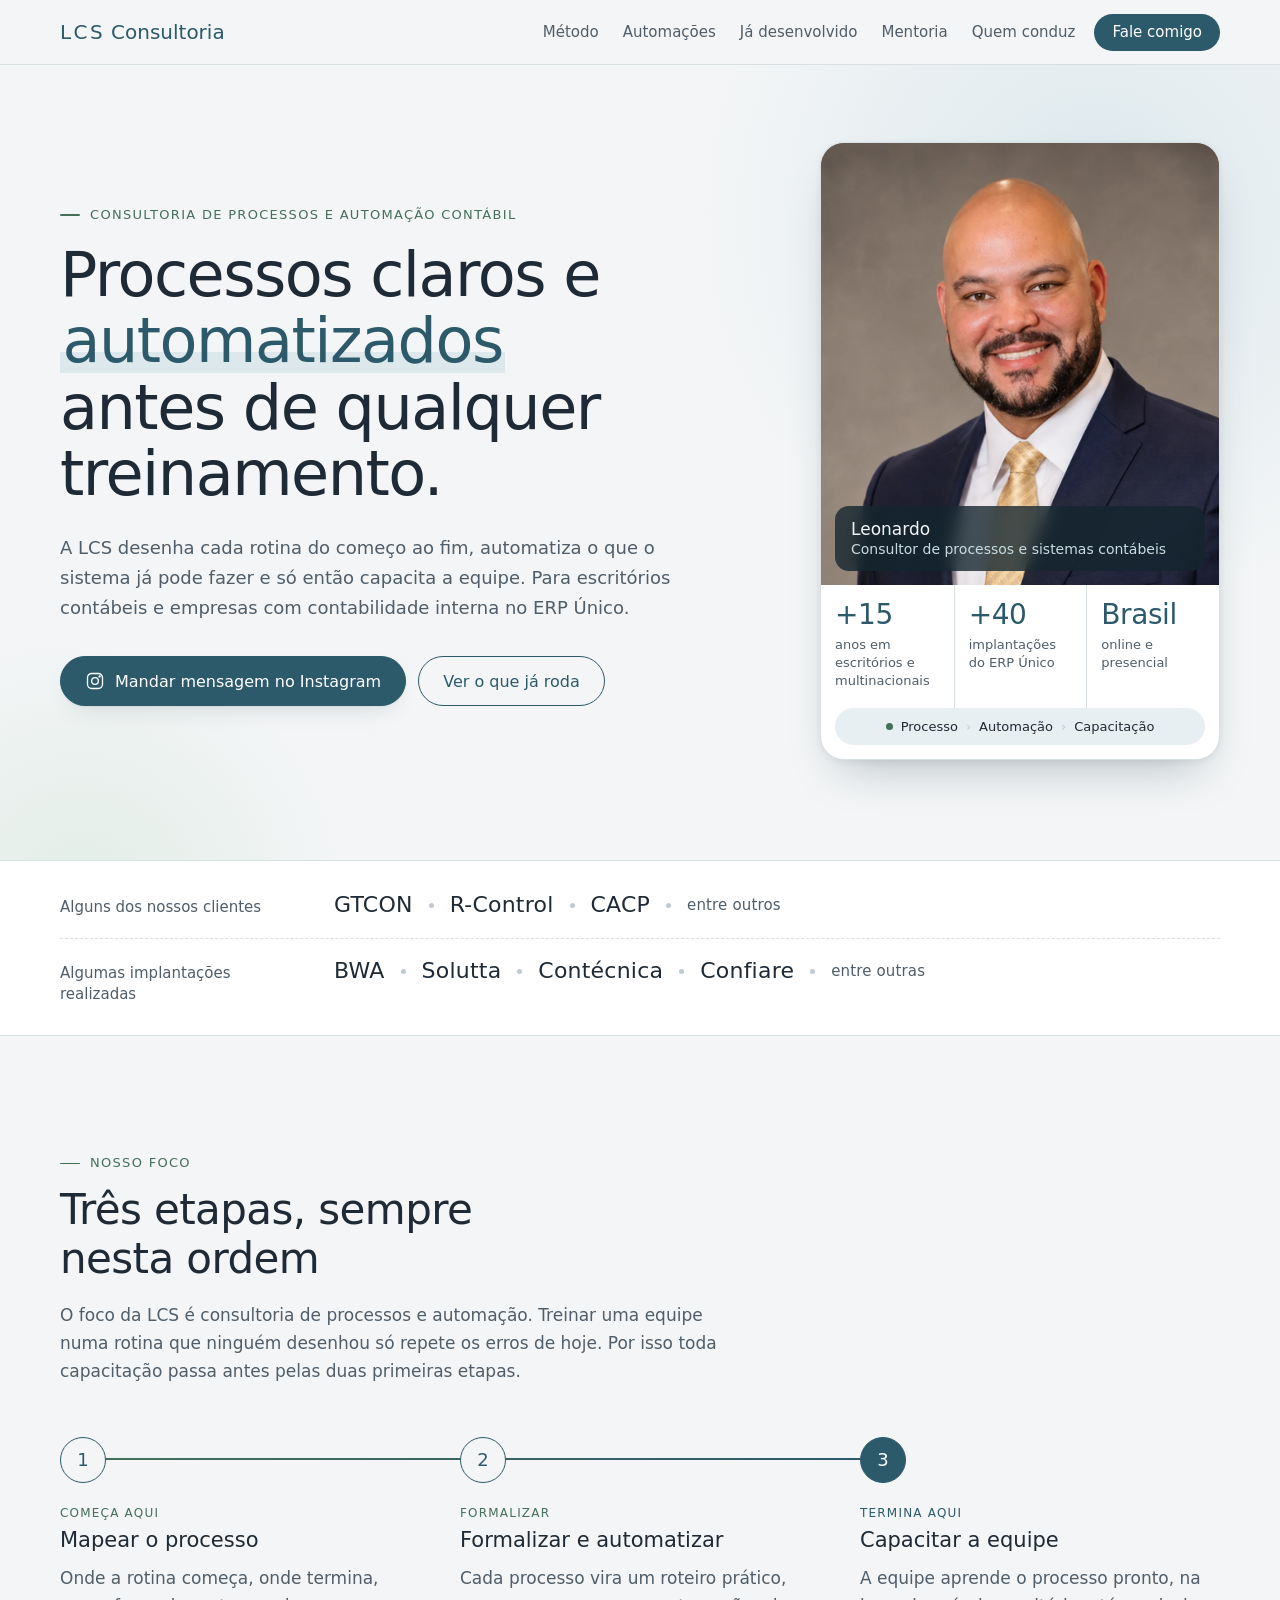
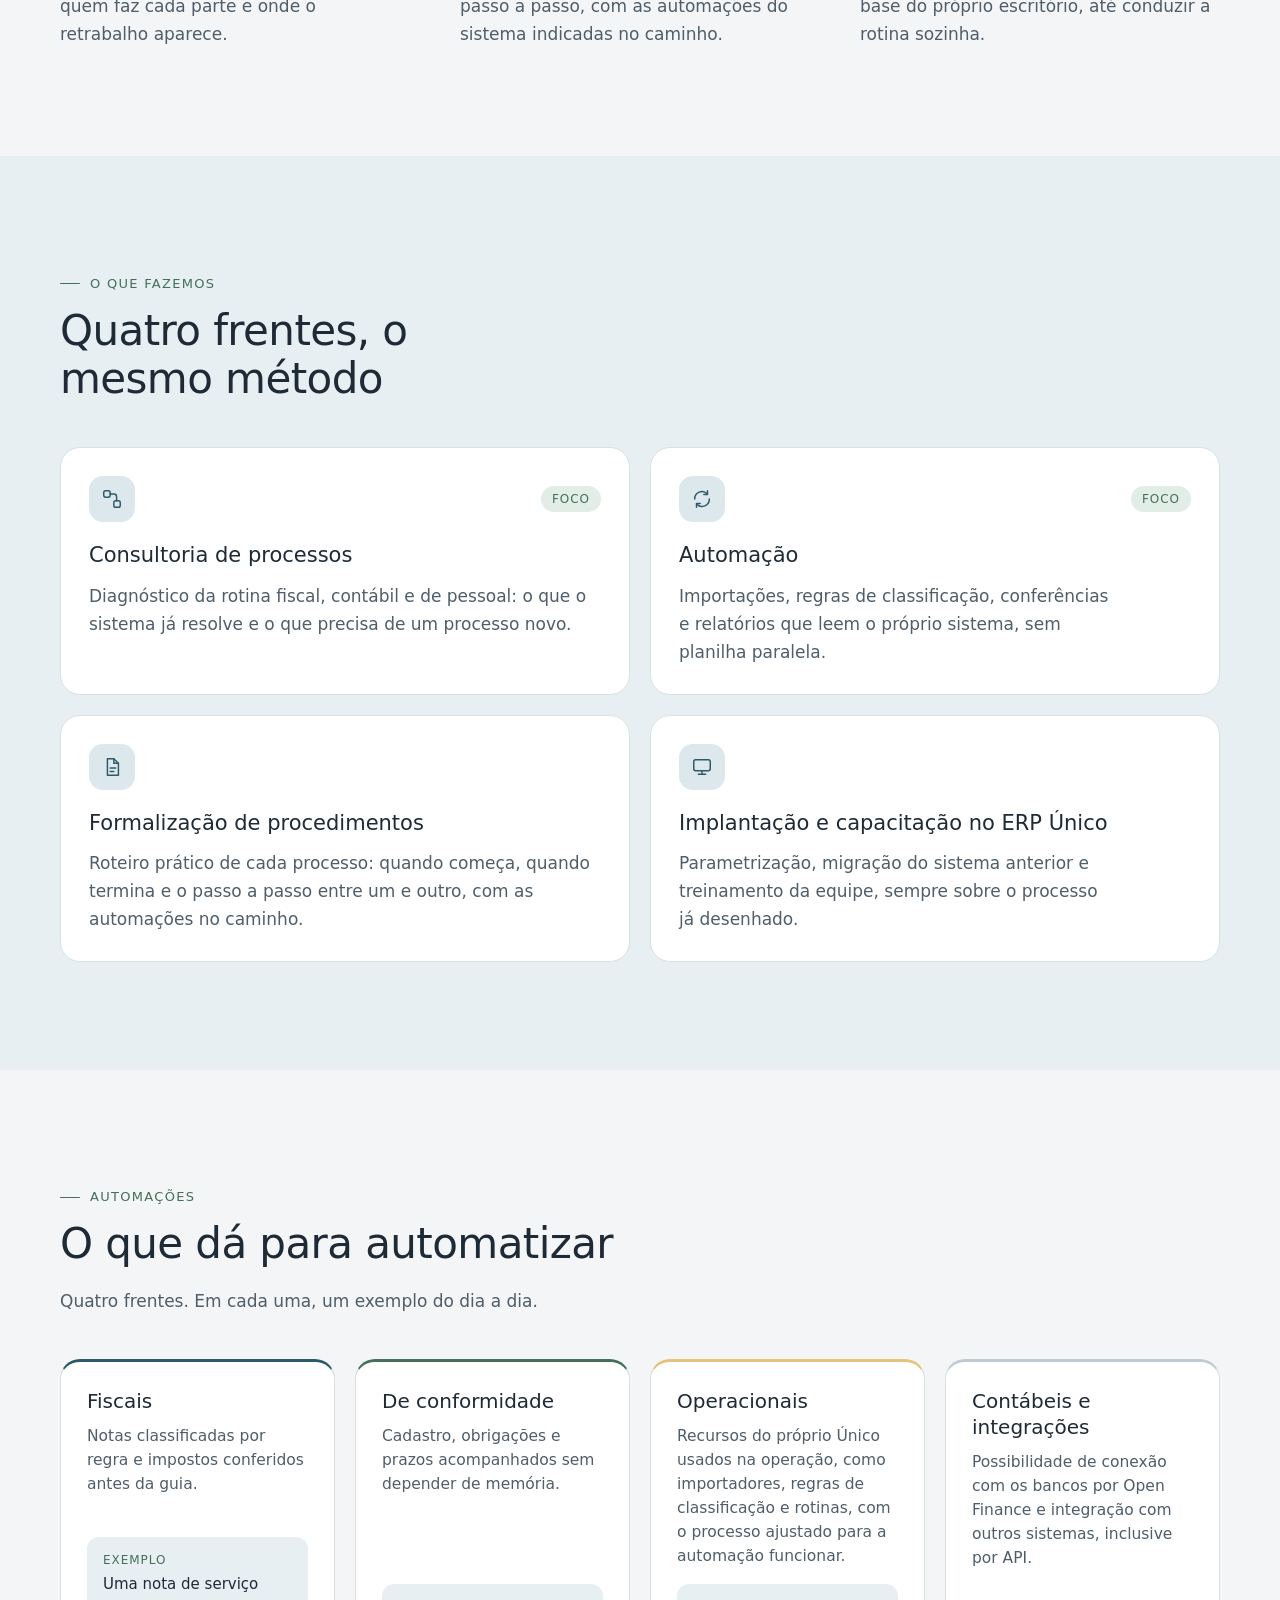
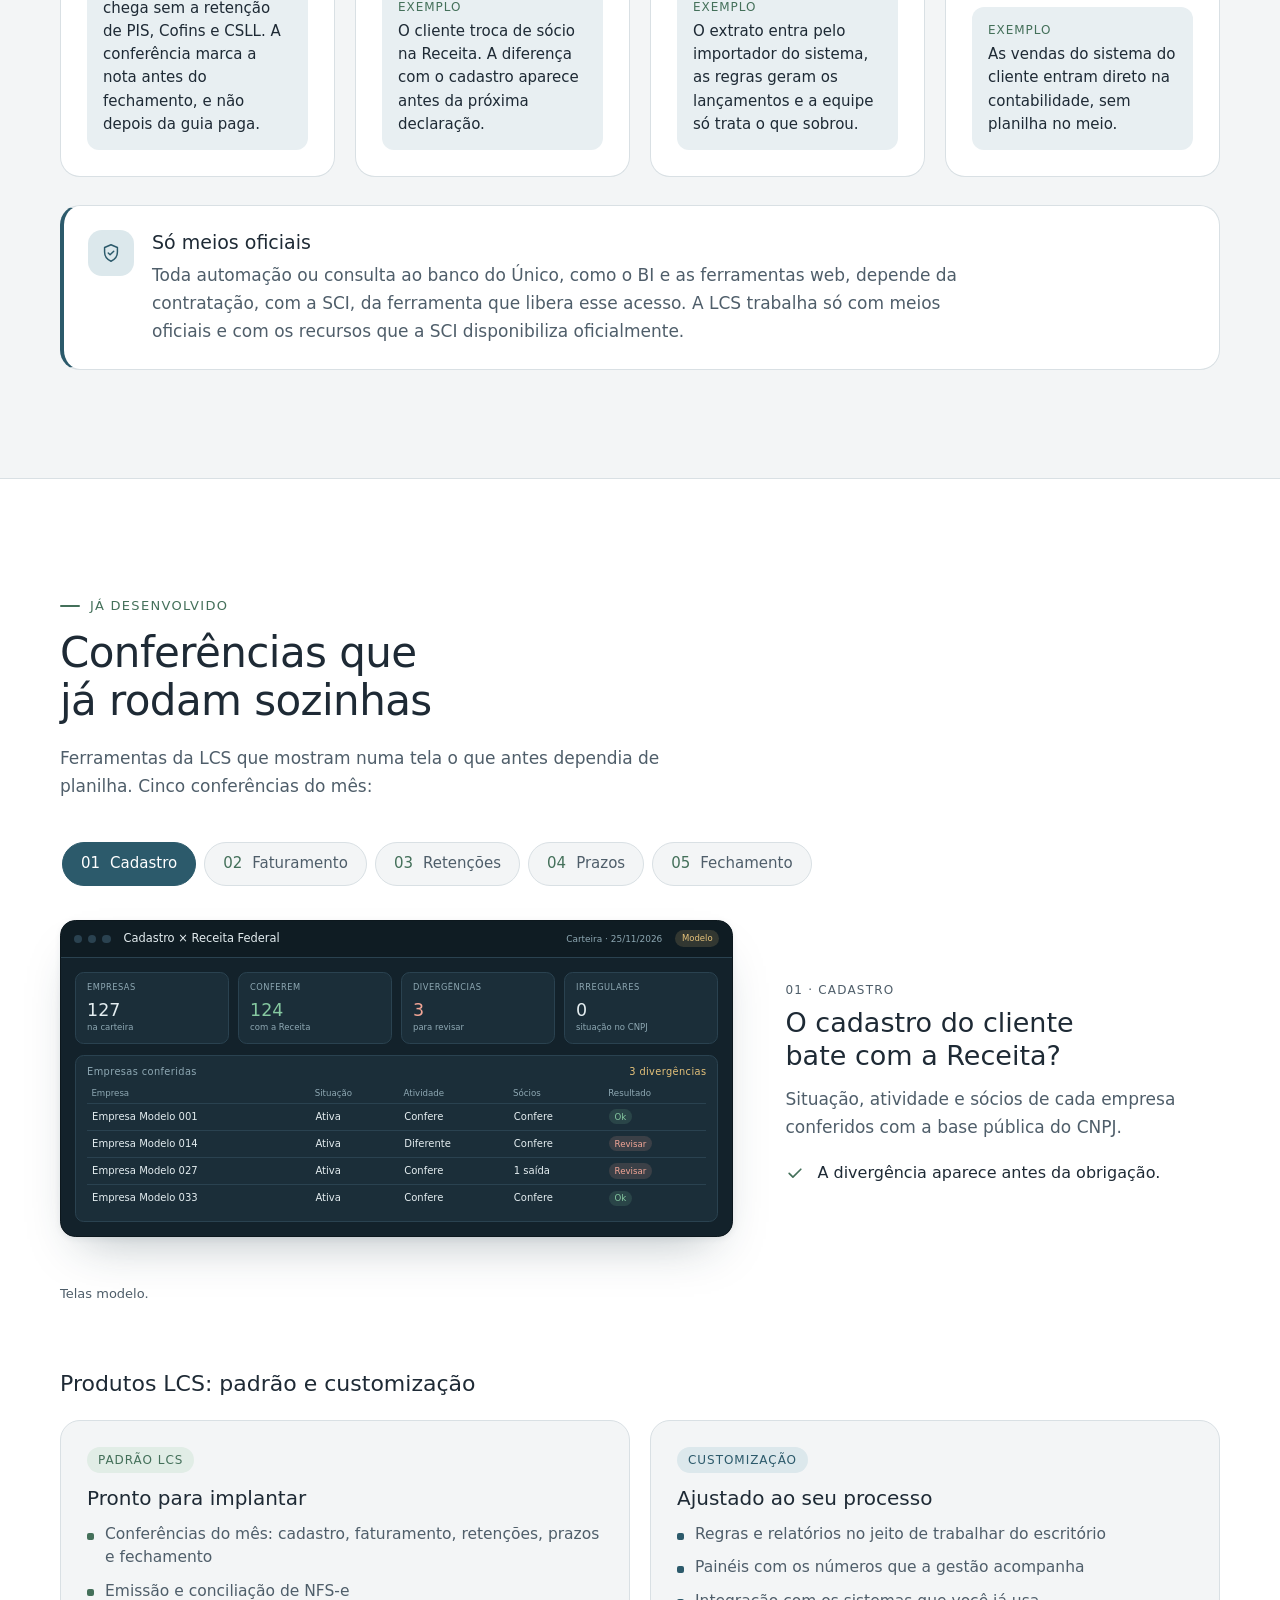
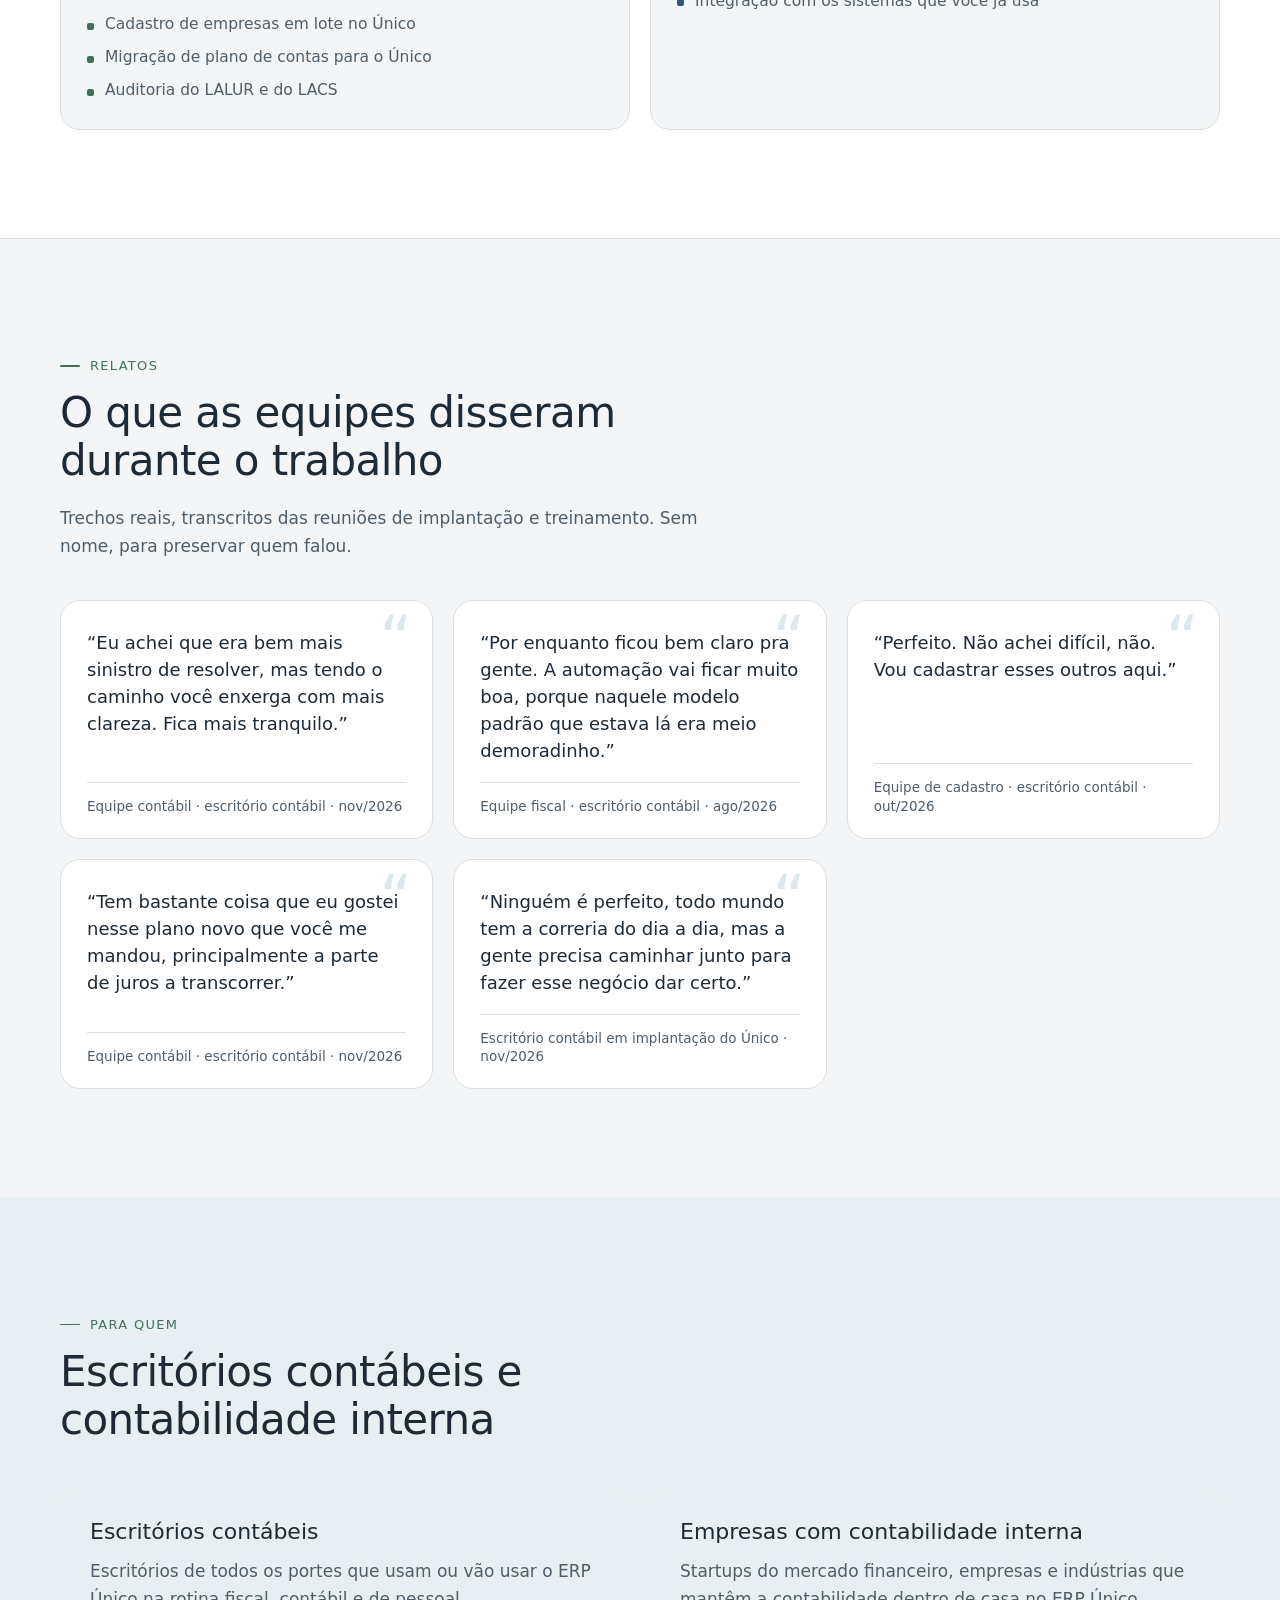
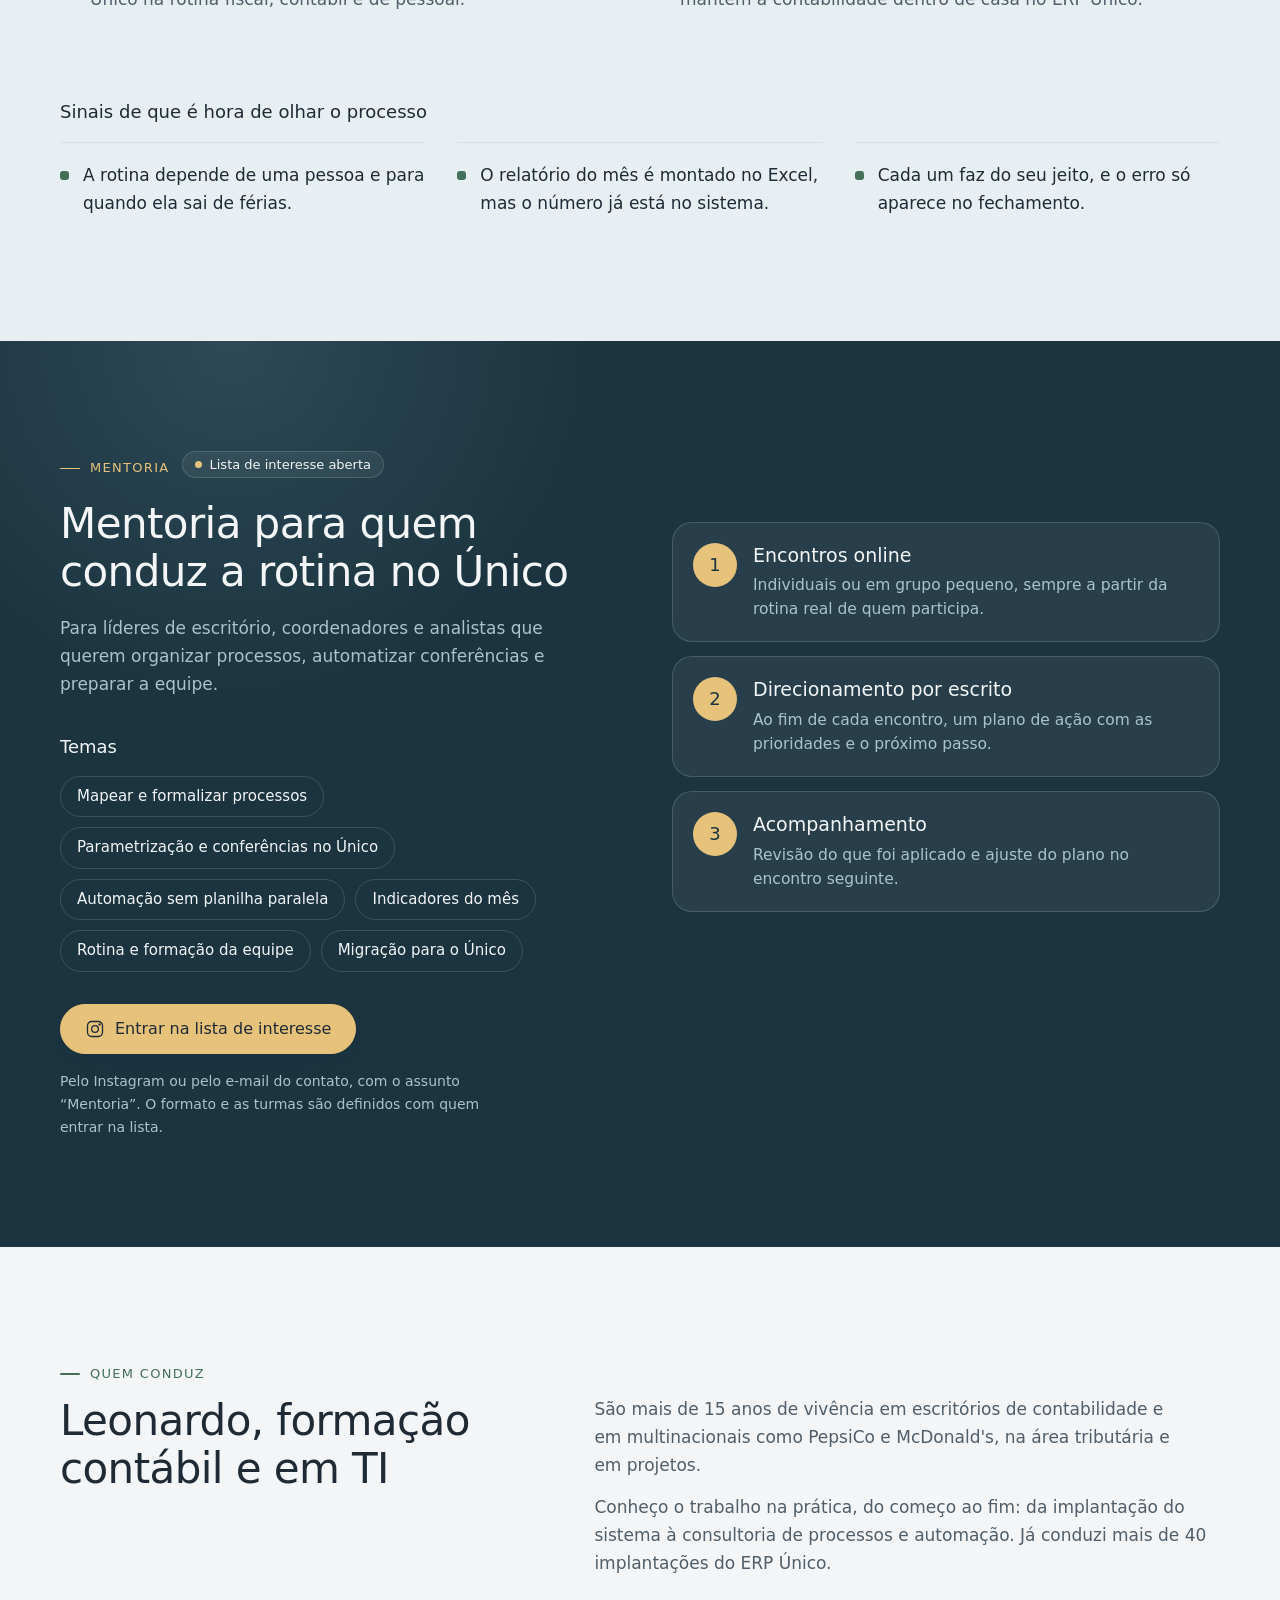
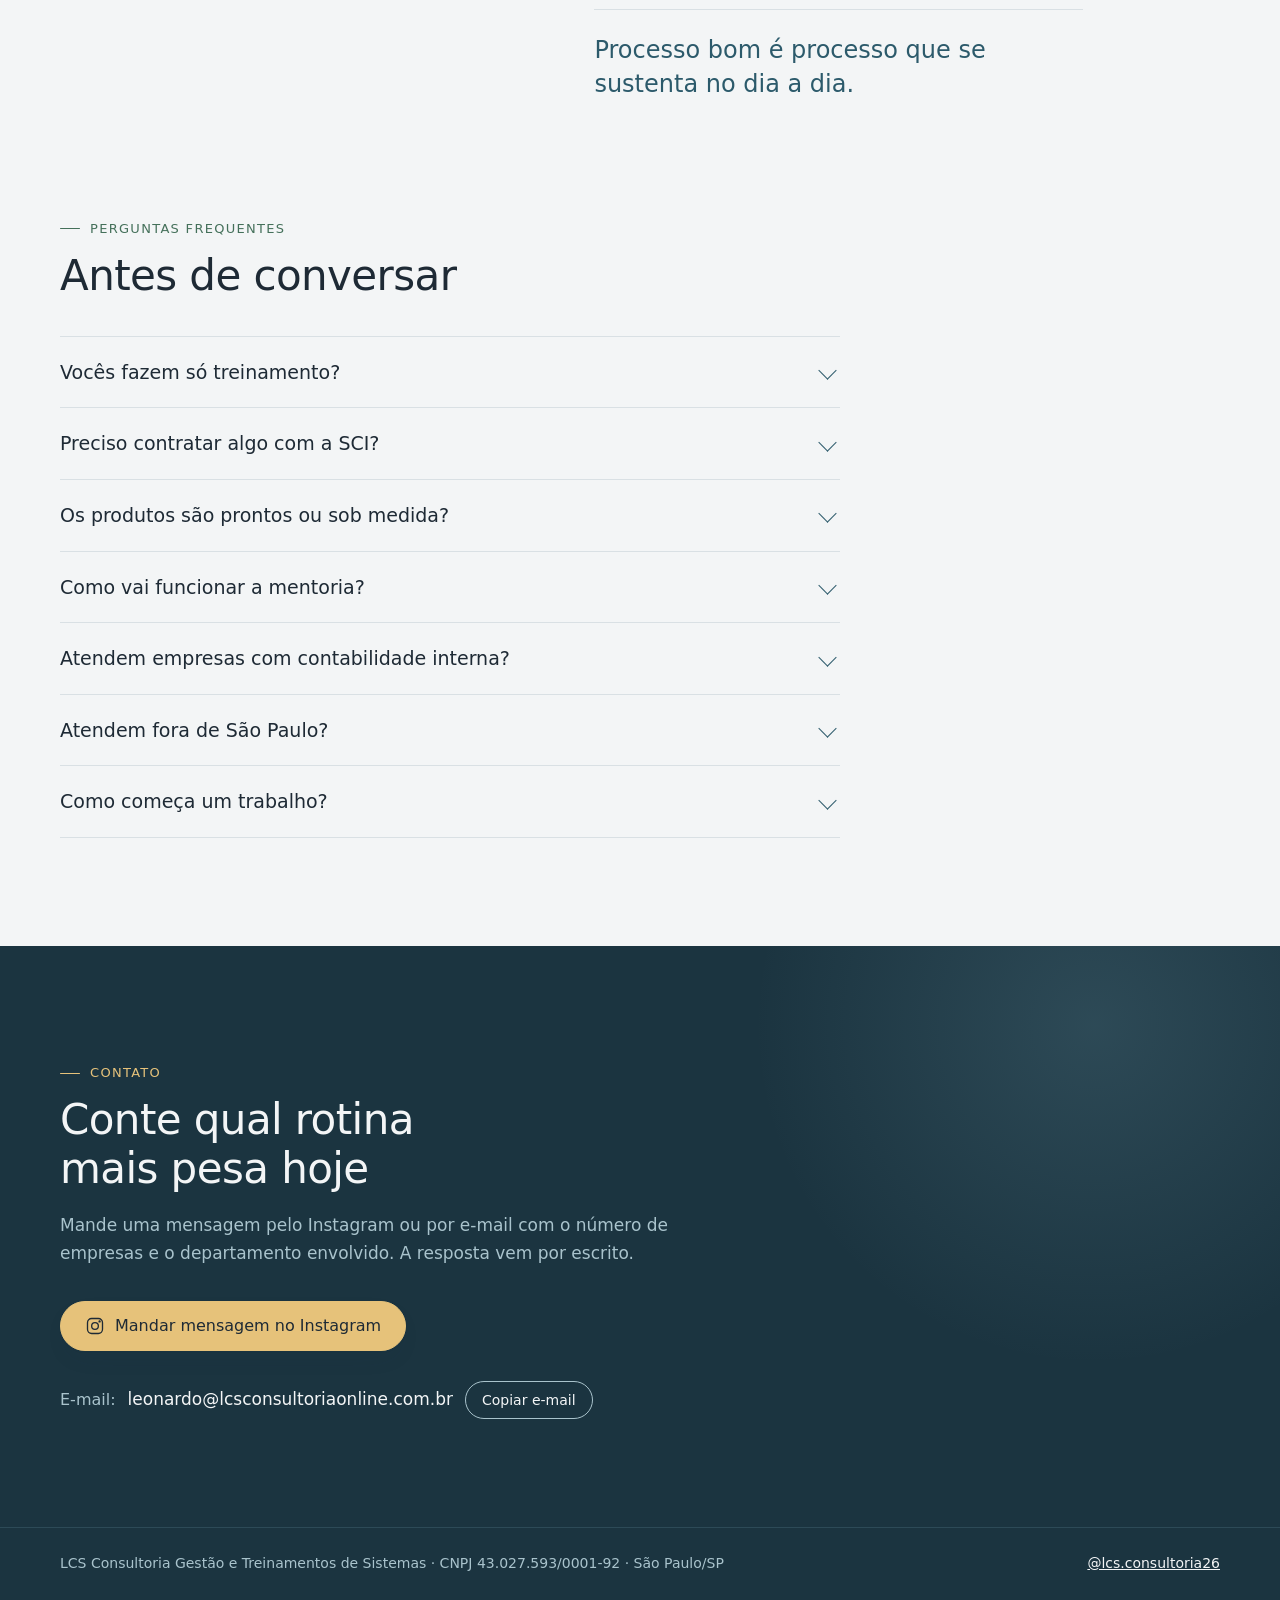
<file: index.html>
<!doctype html>
<html lang="pt-BR">
<head>
<meta charset="utf-8">
<meta name="viewport" content="width=device-width, initial-scale=1, viewport-fit=cover">
<meta http-equiv="Content-Security-Policy" content="default-src 'self'; script-src 'self'; style-src 'self' https://fonts.googleapis.com; font-src https://fonts.gstatic.com; img-src 'self' data:; connect-src 'none'; object-src 'none'; base-uri 'self'; form-action 'none'; upgrade-insecure-requests">
<meta name="referrer" content="strict-origin-when-cross-origin">
<meta name="format-detection" content="telephone=no">
<title>LCS Consultoria</title>
<meta name="description" content="Consultoria de processos e automação contábil no ERP Único: processos formalizados e automatizados antes da capacitação da equipe. Conferências que já rodam sozinhas, possibilidades de automação e mentoria.">
<meta name="color-scheme" content="only light">
<meta name="theme-color" content="#f3f5f6">
<link rel="icon" href="/favicon.svg" type="image/svg+xml">
<link rel="canonical" href="https://lcsconsultoriaonline.com.br/">
<meta property="og:url" content="https://lcsconsultoriaonline.com.br/">
<meta property="og:title" content="LCS Consultoria">
<meta property="og:description" content="Consultoria de processos e automação contábil no ERP Único: processos formalizados e automatizados antes da capacitação da equipe. Conferências que já rodam sozinhas, possibilidades de automação e mentoria.">
<meta property="og:image" content="https://lcsconsultoriaonline.com.br/og-lcs.jpg">
<meta property="og:image:width" content="1200">
<meta property="og:image:height" content="630">
<meta property="og:image:alt" content="LCS Consultoria: processos claros e automatizados antes de qualquer treinamento">
<meta property="og:locale" content="pt_BR">
<meta property="og:type" content="website">
<meta name="twitter:card" content="summary_large_image">
<link rel="preconnect" href="https://fonts.googleapis.com">
<link rel="preconnect" href="https://fonts.gstatic.com" crossorigin>
<link rel="stylesheet" href="https://fonts.googleapis.com/css2?family=Atkinson+Hyperlegible:wght@400;700&family=Lexend:wght@300;400;500&display=swap">
<link rel="stylesheet" href="/site.css">
<script src="/site.js" defer></script>
</head>
<body>
<header class="topo faixa">
  <div class="miolo">
    <a class="marca" href="#inicio" aria-label="LCS Consultoria, início"><b>LCS</b><span>Consultoria</span></a>
    <nav aria-label="Seções">
      <a class="so-largo" href="#metodo">Método</a>
      <a class="so-largo" href="#automacoes">Automações</a>
      <a class="so-largo" href="#desenvolvido">Já desenvolvido</a>
      <a class="so-largo" href="#mentoria">Mentoria</a>
      <a class="so-largo" href="#quem-conduz">Quem conduz</a>
      <a class="chamada" href="#contato">Fale comigo</a>
    </nav>
  </div>
</header>

<main id="inicio">
  <section class="abertura faixa">
    <div class="miolo">
      <div>
        <p class="rotulo">Consultoria de processos e automação contábil</p>
        <h1>Processos claros e <em>automatizados</em> antes de qualquer treinamento.</h1>
        <p class="texto">A LCS desenha cada rotina do começo ao fim, automatiza o que o sistema já pode fazer e só então capacita a equipe. Para escritórios contábeis e empresas com contabilidade interna no ERP Único.</p>
        <div class="acoes">
          <a class="botao cheio" href="https://ig.me/m/lcs.consultoria26" target="_blank" rel="noopener noreferrer">
            <svg viewBox="0 0 24 24" fill="none" stroke="currentColor" stroke-width="1.6" stroke-linecap="round" stroke-linejoin="round" aria-hidden="true"><rect x="3" y="3" width="18" height="18" rx="5"/><circle cx="12" cy="12" r="4"/><circle cx="17.5" cy="6.5" r=".6" fill="currentColor"/></svg>
            Mandar mensagem no Instagram
          </a>
          <a class="botao vazado" href="#desenvolvido">Ver o que já roda</a>
        </div>
      </div>
      <aside class="retrato-cartao" aria-label="Quem conduz e números da LCS">
        <figure class="retrato">
          <picture>
            <source srcset="retrato-leonardo.webp" type="image/webp">
            <img src="retrato-leonardo.jpg" alt="Leonardo, de terno azul-marinho e gravata dourada, sorrindo em retrato de estúdio" width="1080" height="1080" fetchpriority="high">
          </picture>
          <figcaption><b>Leonardo</b>Consultor de processos e sistemas contábeis</figcaption>
        </figure>
        <dl class="fatos">
          <div><dt>+15</dt><dd>anos em escritórios e multinacionais</dd></div>
          <div><dt>+40</dt><dd>implantações do ERP Único</dd></div>
          <div><dt>Brasil</dt><dd>online e presencial</dd></div>
        </dl>
        <p class="ordem" aria-label="Ordem do trabalho: processo, automação e capacitação"><i></i>Processo <s aria-hidden="true">›</s> Automação <s aria-hidden="true">›</s> Capacitação</p>
      </aside>
    </div>
  </section>

  <section class="clientes banda faixa" aria-label="Alguns clientes e implantações">
    <div class="miolo">
      <div class="grupo">
        <p class="grupo-rot">Alguns dos nossos clientes</p>
        <div class="nomes-caixa"><ul class="nomes">
          <li>GTCON</li><li>R-Control</li><li>CACP</li><li class="outros">entre outros</li>
        </ul></div>
      </div>
      <div class="grupo">
        <p class="grupo-rot">Algumas implantações realizadas</p>
        <div class="nomes-caixa"><ul class="nomes">
          <li>BWA</li><li>Solutta</li><li>Contécnica</li><li>Confiare</li><li class="outros">entre outras</li>
        </ul></div>
      </div>
    </div>
  </section>

  <section class="secao faixa" id="metodo">
    <div class="miolo">
      <p class="rotulo">Nosso foco</p>
      <h2 class="h2">Três etapas, sempre nesta ordem</h2>
      <p class="texto">O foco da LCS é consultoria de processos e automação. Treinar uma equipe numa rotina que ninguém desenhou só repete os erros de hoje. Por isso toda capacitação passa antes pelas duas primeiras etapas.</p>
      <ol class="trilha">
        <li>
          <span class="marco">Começa aqui</span>
          <h3>Mapear o processo</h3>
          <p>Onde a rotina começa, onde termina, quem faz cada parte e onde o retrabalho aparece.</p>
        </li>
        <li>
          <span class="marco">Formalizar</span>
          <h3>Formalizar e automatizar</h3>
          <p>Cada processo vira um roteiro prático, passo a passo, com as automações do sistema indicadas no caminho.</p>
        </li>
        <li>
          <span class="marco">Termina aqui</span>
          <h3>Capacitar a equipe</h3>
          <p>A equipe aprende o processo pronto, na base do próprio escritório, até conduzir a rotina sozinha.</p>
        </li>
      </ol>
    </div>
  </section>

  <section class="secao faixa banda-tinta" id="servicos">
    <div class="miolo">
      <p class="rotulo">O que fazemos</p>
      <h2 class="h2">Quatro frentes, o mesmo método</h2>
      <div class="frentes">
        <article class="frente">
          <div class="frente-topo">
            <span class="icone"><svg viewBox="0 0 24 24" fill="none" stroke="currentColor" stroke-width="1.6" stroke-linecap="round" stroke-linejoin="round" aria-hidden="true"><rect x="3" y="3" width="7" height="7" rx="2"/><rect x="14" y="14" width="7" height="7" rx="2"/><path d="M10 6.5h4a3 3 0 0 1 3 3V14"/></svg></span>
            <span class="tag">Foco</span>
          </div>
          <h3>Consultoria de processos</h3>
          <p>Diagnóstico da rotina fiscal, contábil e de pessoal: o que o sistema já resolve e o que precisa de um processo novo.</p>
        </article>
        <article class="frente">
          <div class="frente-topo">
            <span class="icone"><svg viewBox="0 0 24 24" fill="none" stroke="currentColor" stroke-width="1.6" stroke-linecap="round" stroke-linejoin="round" aria-hidden="true"><path d="M20 12a8 8 0 0 1-13.7 5.7"/><path d="M4 12a8 8 0 0 1 13.7-5.7"/><path d="M18 3v4h-4"/><path d="M6 21v-4h4"/></svg></span>
            <span class="tag">Foco</span>
          </div>
          <h3>Automação</h3>
          <p>Importações, regras de classificação, conferências e relatórios que leem o próprio sistema, sem planilha paralela.</p>
        </article>
        <article class="frente">
          <div class="frente-topo">
            <span class="icone"><svg viewBox="0 0 24 24" fill="none" stroke="currentColor" stroke-width="1.6" stroke-linecap="round" stroke-linejoin="round" aria-hidden="true"><path d="M7 3h7l5 5v13H7z"/><path d="M14 3v5h5"/><path d="M10 13h6M10 17h4"/></svg></span>
          </div>
          <h3>Formalização de procedimentos</h3>
          <p>Roteiro prático de cada processo: quando começa, quando termina e o passo a passo entre um e outro, com as automações no caminho.</p>
        </article>
        <article class="frente">
          <div class="frente-topo">
            <span class="icone"><svg viewBox="0 0 24 24" fill="none" stroke="currentColor" stroke-width="1.6" stroke-linecap="round" stroke-linejoin="round" aria-hidden="true"><rect x="3" y="4" width="18" height="12" rx="2"/><path d="M8 20h8M12 16v4"/></svg></span>
          </div>
          <h3>Implantação e capacitação no ERP Único</h3>
          <p>Parametrização, migração do sistema anterior e treinamento da equipe, sempre sobre o processo já desenhado.</p>
        </article>
      </div>
    </div>
  </section>

  <section class="secao faixa" id="automacoes">
    <div class="miolo">
      <p class="rotulo">Automações</p>
      <h2 class="h2">O que dá para automatizar</h2>
      <p class="texto">Quatro frentes. Em cada uma, um exemplo do dia a dia.</p>
      <div class="areas">
        <article class="area">
          <h3>Fiscais</h3>
          <p>Notas classificadas por regra e impostos conferidos antes da guia.</p>
          <p class="exemplo"><b>Exemplo</b>Uma nota de serviço chega sem a retenção de PIS, Cofins e CSLL. A conferência marca a nota antes do fechamento, e não depois da guia paga.</p>
        </article>
        <article class="area">
          <h3>De conformidade</h3>
          <p>Cadastro, obrigações e prazos acompanhados sem depender de memória.</p>
          <p class="exemplo"><b>Exemplo</b>O cliente troca de sócio na Receita. A diferença com o cadastro aparece antes da próxima declaração.</p>
        </article>
        <article class="area">
          <h3>Operacionais</h3>
          <p>Recursos do próprio Único usados na operação, como importadores, regras de classificação e rotinas, com o processo ajustado para a automação funcionar.</p>
          <p class="exemplo"><b>Exemplo</b>O extrato entra pelo importador do sistema, as regras geram os lançamentos e a equipe só trata o que sobrou.</p>
        </article>
        <article class="area">
          <h3>Contábeis e integrações</h3>
          <p>Possibilidade de conexão com os bancos por Open Finance e integração com outros sistemas, inclusive por API.</p>
          <p class="exemplo"><b>Exemplo</b>As vendas do sistema do cliente entram direto na contabilidade, sem planilha no meio.</p>
        </article>
      </div>
      <aside class="oficial" aria-label="Meios oficiais">
        <span class="icone"><svg viewBox="0 0 24 24" fill="none" stroke="currentColor" stroke-width="1.6" stroke-linecap="round" stroke-linejoin="round" aria-hidden="true"><path d="M12 3l7 3v5c0 4.5-3 8.3-7 10-4-1.7-7-5.5-7-10V6z"/><path d="M9 12l2 2 4-4"/></svg></span>
        <div>
          <h3>Só meios oficiais</h3>
          <p>Toda automação ou consulta ao banco do Único, como o BI e as ferramentas web, depende da contratação, com a SCI, da ferramenta que libera esse acesso. A LCS trabalha só com meios oficiais e com os recursos que a SCI disponibiliza oficialmente.</p>
        </div>
      </aside>
    </div>
  </section>

  <section class="secao faixa banda" id="desenvolvido">
    <div class="miolo">
      <p class="rotulo">Já desenvolvido</p>
      <h2 class="h2">Conferências que já rodam sozinhas</h2>
      <p class="texto">Ferramentas da LCS que mostram numa tela o que antes dependia de planilha. Cinco conferências do mês:</p>

      <div class="vitrine" id="vitrine">
        <div class="abas" role="tablist" aria-label="Conferências">
          <button class="aba" role="tab" type="button" id="aba-1" aria-controls="painel-1" aria-selected="true"><b>01</b>Cadastro</button>
          <button class="aba" role="tab" type="button" id="aba-2" aria-controls="painel-2" aria-selected="false" tabindex="-1"><b>02</b>Faturamento</button>
          <button class="aba" role="tab" type="button" id="aba-3" aria-controls="painel-3" aria-selected="false" tabindex="-1"><b>03</b>Retenções</button>
          <button class="aba" role="tab" type="button" id="aba-4" aria-controls="painel-4" aria-selected="false" tabindex="-1"><b>04</b>Prazos</button>
          <button class="aba" role="tab" type="button" id="aba-5" aria-controls="painel-5" aria-selected="false" tabindex="-1"><b>05</b>Fechamento</button>
        </div>

        <div class="paineis">
          <article class="painel" id="painel-1" role="tabpanel" aria-labelledby="aba-1">
            <div class="app-moldura">
              <div class="app" role="img" aria-label="Tela de conferência do cadastro com a Receita Federal: 127 empresas, 124 conferem, 3 com divergência marcada para revisar">
                <div class="app-barra"><i></i><i></i><i></i><span>Cadastro × Receita Federal</span><small>Carteira · 25/11/2026</small><em>Modelo</em></div>
                <div class="app-corpo">
                  <div class="kpis">
                    <div class="kpi"><small>Empresas</small><b>127</b><span>na carteira</span></div>
                    <div class="kpi ok"><small>Conferem</small><b>124</b><span>com a Receita</span></div>
                    <div class="kpi al"><small>Divergências</small><b>3</b><span>para revisar</span></div>
                    <div class="kpi"><small>Irregulares</small><b>0</b><span>situação no CNPJ</span></div>
                  </div>
                  <div class="app-quadro">
                    <h4>Empresas conferidas <span>3 divergências</span></h4>
                    <table class="tab">
                      <tr><th>Empresa</th><th>Situação</th><th>Atividade</th><th>Sócios</th><th>Resultado</th></tr>
                      <tr><td>Empresa Modelo 001</td><td>Ativa</td><td>Confere</td><td>Confere</td><td><span class="st ok">Ok</span></td></tr>
                      <tr><td>Empresa Modelo 014</td><td>Ativa</td><td>Diferente</td><td>Confere</td><td><span class="st al">Revisar</span></td></tr>
                      <tr><td>Empresa Modelo 027</td><td>Ativa</td><td>Confere</td><td>1 saída</td><td><span class="st al">Revisar</span></td></tr>
                      <tr><td>Empresa Modelo 033</td><td>Ativa</td><td>Confere</td><td>Confere</td><td><span class="st ok">Ok</span></td></tr>
                    </table>
                  </div>
                </div>
              </div>
            </div>
            <div class="painel-texto">
              <p class="painel-num">01 · Cadastro</p>
              <h3>O cadastro do cliente bate com a Receita?</h3>
              <p>Situação, atividade e sócios de cada empresa conferidos com a base pública do CNPJ.</p>
              <ul class="checa">
                <li><svg viewBox="0 0 24 24" fill="none" stroke="currentColor" stroke-width="2" stroke-linecap="round" stroke-linejoin="round" aria-hidden="true"><path d="M5 12.5l4.5 4.5L19 7.5"/></svg>A divergência aparece antes da obrigação.</li>
              </ul>
            </div>
          </article>

          <article class="painel" id="painel-2" role="tabpanel" aria-labelledby="aba-2">
            <div class="app-moldura">
              <div class="app" role="img" aria-label="Tela de faturamento do mês: R$ 382.620,26 em 1.214 notas, com gráfico diário que marca um pico e uma queda fora do padrão">
                <div class="app-barra"><i></i><i></i><i></i><span>Faturamento do mês</span><small>Novembro · Empresa Modelo 001</small><em>Modelo</em></div>
                <div class="app-corpo">
                  <div class="kpis">
                    <div class="kpi"><small>Faturamento</small><b>R$ 382.620</b><span>no mês</span></div>
                    <div class="kpi"><small>Notas</small><b>1.214</b><span>emitidas</span></div>
                    <div class="kpi"><small>Ticket médio</small><b>R$ 315,17</b><span>por nota</span></div>
                    <div class="kpi"><small>Imposto</small><b>R$ 16.023</b><span>destacado</span></div>
                  </div>
                  <div class="app-quadro grafico">
                    <h4>Faturamento por dia <span>1 pico e 1 queda fora do padrão</span></h4>
                    <svg viewBox="0 0 300 80" preserveAspectRatio="none" aria-hidden="true"><rect class="b" x="0.0" y="41.6" width="7.2" height="38.4" rx="1.2"/><rect class="b" x="10.1" y="46.4" width="7.2" height="33.6" rx="1.2"/><rect class="b" x="20.19" y="40.0" width="7.2" height="40.0" rx="1.2"/><rect class="b" x="30.29" y="33.6" width="7.2" height="46.4" rx="1.2"/><rect class="b" x="40.39" y="48.8" width="7.2" height="31.2" rx="1.2"/><rect class="b" x="50.48" y="48.0" width="7.2" height="32.0" rx="1.2"/><rect class="b" x="60.58" y="28.8" width="7.2" height="51.2" rx="1.2"/><rect class="b" x="70.68" y="36.0" width="7.2" height="44.0" rx="1.2"/><rect class="b" x="80.77" y="47.2" width="7.2" height="32.8" rx="1.2"/><rect class="b" x="90.87" y="40.8" width="7.2" height="39.2" rx="1.2"/><rect class="b" x="100.97" y="35.2" width="7.2" height="44.8" rx="1.2"/><rect class="b" x="111.06" y="48.8" width="7.2" height="31.2" rx="1.2"/><rect class="b" x="121.16" y="36.8" width="7.2" height="43.2" rx="1.2"/><rect class="b" x="131.26" y="44.8" width="7.2" height="35.2" rx="1.2"/><rect class="b" x="141.35" y="48.8" width="7.2" height="31.2" rx="1.2"/><rect class="b" x="151.45" y="48.0" width="7.2" height="32.0" rx="1.2"/><rect class="b" x="161.54" y="39.2" width="7.2" height="40.8" rx="1.2"/><rect class="b pico" x="171.64" y="3.2" width="7.2" height="76.8" rx="1.2"/><rect class="b" x="181.74" y="48.0" width="7.2" height="32.0" rx="1.2"/><rect class="b" x="191.83" y="44.0" width="7.2" height="36.0" rx="1.2"/><rect class="b" x="201.93" y="48.0" width="7.2" height="32.0" rx="1.2"/><rect class="b" x="212.03" y="36.0" width="7.2" height="44.0" rx="1.2"/><rect class="b" x="222.12" y="39.2" width="7.2" height="40.8" rx="1.2"/><rect class="b vale" x="232.22" y="68.8" width="7.2" height="11.2" rx="1.2"/><rect class="b" x="242.32" y="28.8" width="7.2" height="51.2" rx="1.2"/><rect class="b" x="252.41" y="35.2" width="7.2" height="44.8" rx="1.2"/><rect class="b" x="262.51" y="47.2" width="7.2" height="32.8" rx="1.2"/><rect class="b" x="272.61" y="44.0" width="7.2" height="36.0" rx="1.2"/><rect class="b" x="282.7" y="33.6" width="7.2" height="46.4" rx="1.2"/><rect class="b" x="292.8" y="33.6" width="7.2" height="46.4" rx="1.2"/></svg>
                    <div class="eixo"><span>01/11</span><span>08/11</span><span>15/11</span><span>22/11</span><span>30/11</span></div>
                  </div>
                </div>
              </div>
            </div>
            <div class="painel-texto">
              <p class="painel-num">02 · Faturamento</p>
              <h3>O faturamento do mês faz sentido?</h3>
              <p>Notas, faturamento e imposto do mês, dia a dia, direto do sistema.</p>
              <ul class="checa">
                <li><svg viewBox="0 0 24 24" fill="none" stroke="currentColor" stroke-width="2" stroke-linecap="round" stroke-linejoin="round" aria-hidden="true"><path d="M5 12.5l4.5 4.5L19 7.5"/></svg>Pico ou queda fora do padrão aparece no gráfico.</li>
              </ul>
            </div>
          </article>

          <article class="painel" id="painel-3" role="tabpanel" aria-labelledby="aba-3">
            <div class="app-moldura">
              <div class="app" role="img" aria-label="Tela de conferência de retenções: totais de IRRF, CSRF, INSS e ISS, e uma nota marcada porque faltou a retenção de CSRF">
                <div class="app-barra"><i></i><i></i><i></i><span>Retenções nas notas</span><small>Novembro · Empresa Modelo 001</small><em>Modelo</em></div>
                <div class="app-corpo">
                  <div class="kpis">
                    <div class="kpi"><small>IRRF</small><b>R$ 2.713,40</b><span>48 notas</span></div>
                    <div class="kpi"><small>PIS, Cofins, CSLL</small><b>R$ 8.412,93</b><span>48 notas</span></div>
                    <div class="kpi"><small>INSS</small><b>R$ 6.378,53</b><span>12 notas</span></div>
                    <div class="kpi al"><small>Fora da regra</small><b>1</b><span>nota para revisar</span></div>
                  </div>
                  <div class="app-quadro">
                    <h4>Notas com retenção <span>conferidas pela regra do serviço</span></h4>
                    <table class="tab">
                      <tr><th>Nota</th><th>Prestador</th><th class="num">Valor</th><th class="num">Retido</th><th>Regra</th></tr>
                      <tr><td>4215</td><td>Prestador Modelo A</td><td class="num">12.400,00</td><td class="num">762,60</td><td><span class="st ok">Confere</span></td></tr>
                      <tr><td>4219</td><td>Prestador Modelo B</td><td class="num">8.950,00</td><td class="num">134,25</td><td><span class="st al">Faltou CSRF</span></td></tr>
                      <tr><td>4233</td><td>Prestador Modelo C</td><td class="num">3.200,00</td><td class="num">196,80</td><td><span class="st ok">Confere</span></td></tr>
                      <tr><td>4240</td><td>Prestador Modelo D</td><td class="num">5.600,00</td><td class="num">344,40</td><td><span class="st ok">Confere</span></td></tr>
                    </table>
                  </div>
                </div>
              </div>
            </div>
            <div class="painel-texto">
              <p class="painel-num">03 · Retenções</p>
              <h3>As retenções estão certas?</h3>
              <p>Cada nota com retenção conferida pela regra do serviço, antes da guia.</p>
              <ul class="checa">
                <li><svg viewBox="0 0 24 24" fill="none" stroke="currentColor" stroke-width="2" stroke-linecap="round" stroke-linejoin="round" aria-hidden="true"><path d="M5 12.5l4.5 4.5L19 7.5"/></svg>O erro aparece na nota, não no fim do mês.</li>
              </ul>
            </div>
          </article>

          <article class="painel" id="painel-4" role="tabpanel" aria-labelledby="aba-4">
            <div class="app-moldura">
              <div class="app" role="img" aria-label="Calendário de novembro de 2026 com obrigações do mês, dois feriados marcados e o dia de hoje em destaque">
                <div class="app-barra"><i></i><i></i><i></i><span>Prazos do mês</span><small>Novembro de 2026 · São Paulo/SP</small><em>Modelo</em></div>
                <div class="app-corpo app-lado">
                  <div class="app-quadro">
                    <div class="cal">
                      <b>dom</b><b>seg</b><b>ter</b><b>qua</b><b>qui</b><b>sex</b><b>sáb</b>
                      <div>1</div><div class="fer">2<em>Feriado</em></div><div>3</div><div>4</div><div>5</div><div>6<em>Folha</em></div><div>7</div>
                      <div>8</div><div>9</div><div>10<em>ISS</em></div><div>11</div><div>12</div><div>13<em>Retenções</em></div><div>14</div>
                      <div>15</div><div>16</div><div>17</div><div>18</div><div>19</div><div class="fer">20<em>Feriado</em></div><div>21</div>
                      <div>22</div><div>23</div><div>24</div><div class="hoje">25<em>PIS e Cofins</em></div><div>26</div><div>27</div><div>28</div>
                      <div>29</div><div>30<em>IRPJ e CSLL</em></div><div class="vazio"></div><div class="vazio"></div><div class="vazio"></div><div class="vazio"></div><div class="vazio"></div>
                    </div>
                  </div>
                  <div class="kpis">
                    <div class="kpi"><small>Esta semana</small><b>1</b><span>obrigação</span></div>
                    <div class="kpi"><small>Feriados</small><b>2</b><span>no mês</span></div>
                    <div class="kpi ok"><small>Atrasadas</small><b>0</b><span>em aberto</span></div>
                  </div>
                </div>
              </div>
            </div>
            <div class="painel-texto">
              <p class="painel-num">04 · Prazos</p>
              <h3>O que vence esta semana?</h3>
              <p>Obrigações do mês e feriados da cidade de cada cliente.</p>
              <ul class="checa">
                <li><svg viewBox="0 0 24 24" fill="none" stroke="currentColor" stroke-width="2" stroke-linecap="round" stroke-linejoin="round" aria-hidden="true"><path d="M5 12.5l4.5 4.5L19 7.5"/></svg>Ninguém depende de lembrar.</li>
              </ul>
            </div>
          </article>

          <article class="painel" id="painel-5" role="tabpanel" aria-labelledby="aba-5">
            <div class="app-moldura">
              <div class="app" role="img" aria-label="Tela de fechamento contábil: seis conferências, cinco certas e uma com diferença de R$ 1.250,00 marcada">
                <div class="app-barra"><i></i><i></i><i></i><span>Fechamento contábil</span><small>Outubro · Empresa Modelo 001</small><em>Modelo</em></div>
                <div class="app-corpo">
                  <div class="kpis tres">
                    <div class="kpi"><small>Receita</small><b>R$ 735.295</b><span>acumulada</span></div>
                    <div class="kpi"><small>Resultado</small><b>R$ 251.066</b><span>no período</span></div>
                    <div class="kpi"><small>Patrimônio líquido</small><b>R$ 4.018.571</b><span>no balanço</span></div>
                  </div>
                  <div class="app-quadro">
                    <h4>Conferências do fechamento <span>5 de 6 certas</span></h4>
                    <ul class="conf">
                      <li><i>✓</i><span>Débitos iguais aos créditos</span></li>
                      <li><i>✓</i><span>Ativo igual a passivo e PL</span></li>
                      <li><i>✓</i><span>Resultado da DRE igual ao do PL</span></li>
                      <li><i>✓</i><span>Caixa sem saldo negativo</span></li>
                      <li><i>✓</i><span>Lançamentos com histórico</span></li>
                      <li class="al"><i>!</i><span>Conta transitória</span><small>R$ 1.250,00</small></li>
                    </ul>
                  </div>
                </div>
              </div>
            </div>
            <div class="painel-texto">
              <p class="painel-num">05 · Fechamento</p>
              <h3>O balanço fecha?</h3>
              <p>Débito igual a crédito, ativo igual a passivo e patrimônio.</p>
              <ul class="checa">
                <li><svg viewBox="0 0 24 24" fill="none" stroke="currentColor" stroke-width="2" stroke-linecap="round" stroke-linejoin="round" aria-hidden="true"><path d="M5 12.5l4.5 4.5L19 7.5"/></svg>O que não fecha aparece marcado, com o valor.</li>
              </ul>
            </div>
          </article>
        </div>
        <p class="legenda">Telas modelo.</p>
      </div>

      <h3 class="sub">Produtos LCS: padrão e customização</h3>
      <div class="produtos">
        <article class="produto">
          <span class="tag">Padrão LCS</span>
          <h4>Pronto para implantar</h4>
          <ul>
            <li>Conferências do mês: cadastro, faturamento, retenções, prazos e fechamento</li>
            <li>Emissão e conciliação de NFS-e</li>
            <li>Cadastro de empresas em lote no Único</li>
            <li>Migração de plano de contas para o Único</li>
            <li>Auditoria do LALUR e do LACS</li>
          </ul>
        </article>
        <article class="produto sob">
          <span class="tag">Customização</span>
          <h4>Ajustado ao seu processo</h4>
          <ul>
            <li>Regras e relatórios no jeito de trabalhar do escritório</li>
            <li>Painéis com os números que a gestão acompanha</li>
            <li>Integração com os sistemas que você já usa</li>
          </ul>
        </article>
      </div>
    </div>
  </section>


  <section class="secao faixa" id="relatos">
    <div class="miolo">
      <p class="rotulo">Relatos</p>
      <h2 class="h2">O que as equipes disseram durante o trabalho</h2>
      <p class="texto">Trechos reais, transcritos das reuniões de implantação e treinamento. Sem nome, para preservar quem falou.</p>
      <div class="relatos">
        <figure class="relato">
          <blockquote>“Eu achei que era bem mais sinistro de resolver, mas tendo o caminho você enxerga com mais clareza. Fica mais tranquilo.”</blockquote>
          <figcaption>Equipe contábil · escritório contábil · nov/2026</figcaption>
        </figure>
        <figure class="relato">
          <blockquote>“Por enquanto ficou bem claro pra gente. A automação vai ficar muito boa, porque naquele modelo padrão que estava lá era meio demoradinho.”</blockquote>
          <figcaption>Equipe fiscal · escritório contábil · ago/2026</figcaption>
        </figure>
        <figure class="relato">
          <blockquote>“Perfeito. Não achei difícil, não. Vou cadastrar esses outros aqui.”</blockquote>
          <figcaption>Equipe de cadastro · escritório contábil · out/2026</figcaption>
        </figure>
        <figure class="relato">
          <blockquote>“Tem bastante coisa que eu gostei nesse plano novo que você me mandou, principalmente a parte de juros a transcorrer.”</blockquote>
          <figcaption>Equipe contábil · escritório contábil · nov/2026</figcaption>
        </figure>
        <figure class="relato">
          <blockquote>“Ninguém é perfeito, todo mundo tem a correria do dia a dia, mas a gente precisa caminhar junto para fazer esse negócio dar certo.”</blockquote>
          <figcaption>Escritório contábil em implantação do Único · nov/2026</figcaption>
        </figure>
      </div>
    </div>
  </section>

  <section class="secao faixa banda-tinta" id="para-quem">
    <div class="miolo">
      <p class="rotulo">Para quem</p>
      <h2 class="h2">Escritórios contábeis e contabilidade interna</h2>
      <div class="publicos">
        <article class="publico">
          <h3>Escritórios contábeis</h3>
          <p>Escritórios de todos os portes que usam ou vão usar o ERP Único na rotina fiscal, contábil e de pessoal.</p>
        </article>
        <article class="publico">
          <h3>Empresas com contabilidade interna</h3>
          <p>Startups do mercado financeiro, empresas e indústrias que mantêm a contabilidade dentro de casa no ERP Único.</p>
        </article>
      </div>
      <h3 class="sinais-tit">Sinais de que é hora de olhar o processo</h3>
      <ul class="sinais">
        <li>A rotina depende de uma pessoa e para quando ela sai de férias.</li>
        <li>O relatório do mês é montado no Excel, mas o número já está no sistema.</li>
        <li>Cada um faz do seu jeito, e o erro só aparece no fechamento.</li>
      </ul>
    </div>
  </section>


  <section class="secao faixa mentoria" id="mentoria">
    <div class="miolo">
      <p class="rotulo">Mentoria</p><span class="selo">Lista de interesse aberta</span>
      <div class="mentoria-grade">
        <div>
          <h2 class="h2">Mentoria para quem conduz a rotina no Único</h2>
          <p class="texto">Para líderes de escritório, coordenadores e analistas que querem organizar processos, automatizar conferências e preparar a equipe.</p>
          <h3 class="temas-tit">Temas</h3>
          <ul class="temas">
            <li>Mapear e formalizar processos</li>
            <li>Parametrização e conferências no Único</li>
            <li>Automação sem planilha paralela</li>
            <li>Indicadores do mês</li>
            <li>Rotina e formação da equipe</li>
            <li>Migração para o Único</li>
          </ul>
          <div class="acoes">
            <a class="botao cheio" href="https://ig.me/m/lcs.consultoria26" target="_blank" rel="noopener noreferrer">
              <svg viewBox="0 0 24 24" fill="none" stroke="currentColor" stroke-width="1.6" stroke-linecap="round" stroke-linejoin="round" aria-hidden="true"><rect x="3" y="3" width="18" height="18" rx="5"/><circle cx="12" cy="12" r="4"/><circle cx="17.5" cy="6.5" r=".6" fill="currentColor"/></svg>
              Entrar na lista de interesse
            </a>
          </div>
          <p class="mentoria-nota">Pelo Instagram ou pelo e-mail do contato, com o assunto “Mentoria”. O formato e as turmas são definidos com quem entrar na lista.</p>
        </div>
        <div>
          <ol class="passos-m" aria-label="Como a mentoria vai funcionar">
            <li><div><h3>Encontros online</h3><p>Individuais ou em grupo pequeno, sempre a partir da rotina real de quem participa.</p></div></li>
            <li><div><h3>Direcionamento por escrito</h3><p>Ao fim de cada encontro, um plano de ação com as prioridades e o próximo passo.</p></div></li>
            <li><div><h3>Acompanhamento</h3><p>Revisão do que foi aplicado e ajuste do plano no encontro seguinte.</p></div></li>
          </ol>
        </div>
      </div>
    </div>
  </section>

  <section class="secao faixa" id="quem-conduz">
    <div class="miolo quem">
      <div>
        <p class="rotulo">Quem conduz</p>
        <h2 class="h2">Leonardo, formação contábil e em TI</h2>
      </div>
      <div>
        <p class="texto">São mais de 15 anos de vivência em escritórios de contabilidade e em multinacionais como PepsiCo e McDonald's, na área tributária e em projetos.</p>
        <p class="texto">Conheço o trabalho na prática, do começo ao fim: da implantação do sistema à consultoria de processos e automação. Já conduzi mais de 40 implantações do ERP Único.</p>
        <p class="assinatura">Processo bom é processo que se sustenta no dia a dia.</p>
      </div>
    </div>
  </section>

  <section class="secao colada faixa" id="perguntas">
    <div class="miolo">
      <p class="rotulo">Perguntas frequentes</p>
      <h2 class="h2">Antes de conversar</h2>
      <div class="faq">
        <details>
          <summary>Vocês fazem só treinamento?</summary>
          <p>Não. Antes do treinamento vem o processo: mapeamos, formalizamos e automatizamos a rotina. A equipe aprende o processo pronto.</p>
        </details>
        <details>
          <summary>Preciso contratar algo com a SCI?</summary>
          <p>Para automações e consultas que acessam o banco do Único, como o BI e as ferramentas web, sim: a ferramenta de acesso é contratada com a SCI. Trabalhamos só com meios e recursos oficiais.</p>
        </details>
        <details>
          <summary>Os produtos são prontos ou sob medida?</summary>
          <p>Os dois. Há produtos padrão LCS, prontos para implantar, e customizações para o processo de cada cliente.</p>
        </details>
        <details>
          <summary>Como vai funcionar a mentoria?</summary>
          <p>Encontros online, individuais ou em grupo pequeno, com um plano de ação por escrito ao fim de cada um. Quem entrar na lista de interesse ajuda a definir o formato.</p>
        </details>
        <details>
          <summary>Atendem empresas com contabilidade interna?</summary>
          <p>Sim. Além de escritórios contábeis, atendemos startups do mercado financeiro, empresas e indústrias que usam o ERP Único.</p>
        </details>
        <details>
          <summary>Atendem fora de São Paulo?</summary>
          <p>Sim, em todo o Brasil. O trabalho é online, com visitas presenciais quando o projeto pede.</p>
        </details>
        <details>
          <summary>Como começa um trabalho?</summary>
          <p>Por uma conversa sobre a rotina: quantas empresas, quais departamentos e onde está o maior retrabalho. A partir dela propomos o escopo.</p>
        </details>
      </div>
    </div>
  </section>
</main>

<section class="secao faixa contato" id="contato">
  <div class="miolo">
    <p class="rotulo">Contato</p>
    <h2 class="h2">Conte qual rotina mais pesa hoje</h2>
    <p class="texto">Mande uma mensagem pelo Instagram ou por e-mail com o número de empresas e o departamento envolvido. A resposta vem por escrito.</p>
    <div class="acoes">
      <a class="botao cheio" href="https://ig.me/m/lcs.consultoria26" target="_blank" rel="noopener noreferrer">
        <svg viewBox="0 0 24 24" fill="none" stroke="currentColor" stroke-width="1.6" stroke-linecap="round" stroke-linejoin="round" aria-hidden="true"><rect x="3" y="3" width="18" height="18" rx="5"/><circle cx="12" cy="12" r="4"/><circle cx="17.5" cy="6.5" r=".6" fill="currentColor"/></svg>
        Mandar mensagem no Instagram
      </a>
    </div>
    <p class="email">E-mail: <code id="email">leonardo@lcsconsultoriaonline.com.br</code><button class="copiar" id="copiar" type="button">Copiar e-mail</button></p>
  </div>
</section>

<footer class="rodape faixa">
  <div class="miolo">
    <span>LCS Consultoria Gestão e Treinamentos de Sistemas · CNPJ 43.027.593/0001-92 · São Paulo/SP</span>
    <a href="https://www.instagram.com/lcs.consultoria26/" target="_blank" rel="noopener noreferrer">@lcs.consultoria26</a>
  </div>
</footer>
</body>
</html>
</file>
<file: site.css>
:root{padding-top:env(safe-area-inset-top,0px);padding-bottom:env(safe-area-inset-bottom,0px)}
/* Tema: o site é sempre claro, por escolha do Leonardo (o modo escuro do celular não muda a página). As telas do sistema e as faixas de mentoria e contato são escuras de propósito, nos dois casos.
   Layout: a página é um roteiro com começo e fim. Abre no método, mostra o que já roda, o que dá para fazer, a mentoria, e termina no contato. */
:root{
  --papel:#f3f5f6; --papel-elevado:#ffffff; --papel-tinto:#e8eff2;
  --linha:#d9e0e4; --linha-forte:#bfcbd2;
  --tinta:#1e2a35; --tinta-suave:#4f5e6a;
  --petroleo:#2c5a6b; --sobre-petroleo:#ffffff;
  --nevoa:#dce8ec; --salvia:#44705a; --salvia-suave:#e1ede6;
  --alerta:#a8453a; --alerta-suave:#f6e8e5;
  --profundo:#1b3440; --sobre-profundo:#f3f5f6; --nevoa-profundo:#a9c3cc; --brilho-profundo:rgba(140,188,204,.16); --cartao-profundo:rgba(243,245,246,.06); --linha-profundo:rgba(169,195,204,.22);
  --areia:#e6c27a; --sobre-areia:#1e2a35;
  --vidro:rgba(243,245,246,.84);
  --legenda-foto:rgba(20,38,47,.78); --sobre-foto:#f3f5f6; --sobre-foto-suave:#c9dbe1; --fundo-foto:#7b7a77;
  /* telas do sistema: um visual só, escuro, nos dois temas */
  --app-fundo:#13222b; --app-cartao:#1b2e39; --app-linha:#2a4250; --app-texto:#e4edf0; --app-suave:#8ea8b3;
  --app-destaque:#8cbccc; --app-ok:#86c9a1; --app-ok-fundo:rgba(134,201,161,.14); --app-alerta:#f2a596; --app-alerta-fundo:rgba(242,165,150,.15);
  --app-areia:#e6c27a; --app-areia-fundo:rgba(230,194,122,.16); --app-barra:#0f1c23; --app-borda:#0c171d;
  --sombra:0 1px 2px rgba(27,52,64,.06),0 10px 28px -14px rgba(27,52,64,.22);
  --sombra-alta:0 2px 6px rgba(27,52,64,.07),0 24px 48px -22px rgba(27,52,64,.34);
  --ft:Lexend,"Segoe UI",system-ui,sans-serif;
  --fx:"Atkinson Hyperlegible","Segoe UI",system-ui,sans-serif;
  --r-sm:6px; --r-md:12px; --r-lg:20px;
  --largura:1160px;
  color-scheme:only light;
}
*{box-sizing:border-box}
[hidden]{display:none!important}
html{scroll-behavior:smooth;scroll-padding-top:84px}
body{margin:0;background:var(--papel);color:var(--tinta);font:400 17px/1.65 var(--fx);-webkit-font-smoothing:antialiased;text-rendering:optimizeLegibility}
body::before{content:"";position:fixed;inset:0 0 auto;height:env(safe-area-inset-top,0px);z-index:10;background:var(--papel)}
a{color:var(--petroleo)}
:focus-visible{outline:3px solid var(--petroleo);outline-offset:3px;border-radius:var(--r-sm)}
img{max-width:100%;display:block}
h1,h2,h3{font-family:var(--ft);font-weight:400;margin:0;color:var(--tinta);text-wrap:balance}
p{margin:0;text-wrap:pretty}
ul,ol{margin:0;padding:0;list-style:none}

.faixa{padding-left:max(16px,env(safe-area-inset-left,0px));padding-right:max(16px,env(safe-area-inset-right,0px))}
.miolo{max-width:var(--largura);margin:0 auto}
.secao{padding-block:clamp(64px,9vw,108px)}
.secao.colada{padding-top:0}
.banda{background:var(--papel-elevado);border-block:1px solid var(--linha)}
.banda-tinta{background:var(--papel-tinto)}
.rotulo{display:inline-flex;align-items:center;gap:10px;font:500 13px/18px var(--ft);letter-spacing:.1em;text-transform:uppercase;color:var(--salvia)}
.rotulo::before{content:"";width:20px;height:1.5px;background:currentColor;border-radius:1px}
.h2{font-size:clamp(28px,3.8vw,42px);line-height:1.15;font-weight:300;letter-spacing:-.014em;margin-top:14px;max-width:24ch}
.texto{max-width:62ch;color:var(--tinta-suave);margin-top:18px}
.sub{font:400 clamp(19px,2vw,22px)/1.35 var(--ft);color:var(--tinta);margin-top:64px}

/* topo */
.topo{position:sticky;top:env(safe-area-inset-top,0px);z-index:5;background:var(--vidro);-webkit-backdrop-filter:saturate(1.4) blur(14px);backdrop-filter:saturate(1.4) blur(14px);border-bottom:1px solid var(--linha)}
.topo .miolo{display:flex;align-items:center;justify-content:space-between;gap:16px;min-height:64px}
.marca{font-family:var(--ft);font-size:20px;color:var(--petroleo);text-decoration:none;white-space:nowrap}
.marca b{font-weight:500;letter-spacing:.12em}
.marca span{font-weight:300;margin-left:6px}
.topo nav{display:flex;align-items:center;gap:2px}
.topo nav a{font:400 15px/1 var(--ft);color:var(--tinta-suave);text-decoration:none;padding:10px 11px;border-radius:999px;transition:color .2s,background-color .2s;white-space:nowrap}
.topo nav a:hover{color:var(--petroleo);background:var(--papel-tinto)}
.topo nav a.chamada{margin-left:6px;padding:11px 18px;background:var(--petroleo);color:var(--sobre-petroleo)}
.topo nav a.chamada:hover{background:var(--petroleo);color:var(--sobre-petroleo);filter:brightness(1.08)}
.topo nav .so-largo{display:none}
@media (min-width:1000px){.topo nav .so-largo{display:inline-block}}

/* abertura */
.abertura{position:relative;isolation:isolate;overflow:hidden;padding-block:clamp(40px,6vw,84px) clamp(56px,8vw,100px)}
.abertura::before,.abertura::after{content:"";position:absolute;z-index:-1;border-radius:50%;pointer-events:none}
.abertura::before{width:min(780px,110vw);aspect-ratio:1;right:-16%;top:-30%;background:radial-gradient(closest-side,var(--nevoa),transparent)}
.abertura::after{width:min(520px,90vw);aspect-ratio:1;left:-14%;bottom:-38%;background:radial-gradient(closest-side,var(--salvia-suave),transparent)}
.abertura .miolo{display:grid;gap:48px;align-items:center}
@media (min-width:920px){.abertura .miolo{grid-template-columns:minmax(0,1.15fr) minmax(0,.85fr);gap:64px}}
.abertura h1{font-size:clamp(36px,5.4vw,62px);line-height:1.07;font-weight:300;letter-spacing:-.024em;margin-top:18px;max-width:15ch}
.abertura h1 em{font-style:normal;font-weight:400;color:var(--petroleo);background:linear-gradient(transparent 66%,var(--nevoa) 66%,var(--nevoa) 94%,transparent 94%);-webkit-box-decoration-break:clone;box-decoration-break:clone;padding-inline:.04em}
.abertura .texto{font-size:18px;margin-top:26px}
.acoes{display:flex;flex-wrap:wrap;gap:12px;margin-top:34px}
.botao{display:inline-flex;align-items:center;justify-content:center;gap:10px;min-height:50px;padding:12px 24px;border-radius:999px;font:500 16px/1.2 var(--ft);text-decoration:none;border:1.5px solid var(--petroleo);cursor:pointer;transition:transform .2s,box-shadow .2s,background-color .2s,filter .2s}
.botao svg{width:20px;height:20px;flex:none}
.botao.cheio{background:var(--petroleo);color:var(--sobre-petroleo);box-shadow:var(--sombra)}
.botao.cheio:hover{transform:translateY(-1px);box-shadow:var(--sombra-alta);filter:brightness(1.06)}
.botao.vazado{background:transparent;color:var(--petroleo)}
.botao.vazado:hover{background:var(--papel-tinto)}

/* retrato: foto em alta, de tamanho médio, com os números logo abaixo */
.retrato-cartao{min-width:0;width:100%;max-width:400px;justify-self:center;background:var(--papel-elevado);border:1px solid var(--linha);border-radius:24px;box-shadow:var(--sombra-alta);overflow:hidden}
@media (min-width:920px){.retrato-cartao{justify-self:end}}
.retrato{position:relative;margin:0;aspect-ratio:1/1;background:var(--fundo-foto)}
@media (min-width:920px){.retrato{aspect-ratio:9/10}}
.retrato img{width:100%;height:100%;object-fit:cover;object-position:50% 22%}
.retrato figcaption{position:absolute;left:14px;right:14px;bottom:14px;padding:12px 16px;border-radius:14px;background:var(--legenda-foto);-webkit-backdrop-filter:blur(8px);backdrop-filter:blur(8px);color:var(--sobre-foto-suave);font-size:14px;line-height:1.35}
.retrato figcaption b{display:block;font:500 17px/1.3 var(--ft);color:var(--sobre-foto)}
.fatos{display:grid;grid-template-columns:repeat(3,minmax(0,1fr));margin:0}
.fatos div{min-width:0;padding:16px 14px 18px}
.fatos div+div{border-left:1px solid var(--linha)}
.fatos dt{font:300 clamp(24px,2.6vw,28px)/1 var(--ft);color:var(--petroleo);letter-spacing:-.015em;font-variant-numeric:tabular-nums}
.fatos dd{margin:7px 0 0;font-size:13px;line-height:1.38;color:var(--tinta-suave)}
.ordem{display:flex;flex-wrap:wrap;align-items:center;justify-content:center;gap:6px 8px;margin:0 14px 14px;padding:11px 16px;border-radius:999px;background:var(--papel-tinto);font:400 13px/1.2 var(--ft);color:var(--tinta)}
.ordem i{width:7px;height:7px;border-radius:50%;background:var(--salvia);flex:none}
.ordem s{text-decoration:none;color:var(--linha-forte)}

/* clientes */
.clientes{padding-block:30px}
.clientes .miolo{display:grid;gap:18px}
.grupo{display:grid;gap:8px;align-items:baseline;min-width:0}
@media (min-width:860px){.grupo{grid-template-columns:250px minmax(0,1fr);gap:24px}}
.grupo-rot{font:400 15px/1.4 var(--ft);color:var(--tinta-suave)}
.nomes-caixa{overflow:hidden;min-width:0}
.nomes{display:flex;flex-wrap:wrap;align-items:center;row-gap:6px;margin-left:-37px}
.nomes li{position:relative;padding-left:37px;font:400 clamp(18px,2.1vw,22px)/1.3 var(--ft);color:var(--tinta);letter-spacing:.01em}
.nomes li::before{content:"";position:absolute;left:16px;top:50%;width:5px;height:5px;margin-top:-2.5px;border-radius:50%;background:var(--linha-forte)}
.nomes li.outros{font-size:15px;color:var(--tinta-suave)}
.grupo+.grupo{padding-top:18px;border-top:1px dashed var(--linha)}

/* método */
.trilha{position:relative;display:grid;gap:32px;margin-top:52px;counter-reset:etapa}
.trilha::before{content:"";position:absolute;left:21px;top:24px;bottom:24px;width:1.5px;background:linear-gradient(var(--salvia),var(--petroleo))}
.trilha li{position:relative;padding-left:68px;min-width:0;counter-increment:etapa}
.trilha li::before{content:counter(etapa);position:absolute;left:0;top:0;width:44px;height:44px;border-radius:50%;display:grid;place-items:center;font:400 18px/1 var(--ft);color:var(--petroleo);background:var(--papel);border:1.5px solid var(--petroleo)}
.trilha li:last-child::before{background:var(--petroleo);color:var(--sobre-petroleo)}
.trilha h3{font-size:21px;line-height:1.3;padding-top:8px}
.trilha p{margin-top:10px;color:var(--tinta-suave);max-width:38ch}
.trilha .marco{display:block;font:500 12px/1 var(--ft);letter-spacing:.1em;text-transform:uppercase;color:var(--salvia);margin-bottom:8px}
.trilha li:last-child .marco{color:var(--petroleo)}
@media (min-width:860px){
  .trilha{grid-template-columns:repeat(3,minmax(0,1fr));gap:40px}
  .trilha::before{left:22px;right:calc(33.333% - 48.67px);top:21px;bottom:auto;width:auto;height:1.5px;background:linear-gradient(90deg,var(--salvia),var(--petroleo))}
  .trilha li{padding-left:0;padding-top:70px}
  .trilha h3{padding-top:0}
}

/* frentes */
.frentes{display:grid;gap:16px;margin-top:44px}
@media (min-width:760px){.frentes{grid-template-columns:repeat(2,minmax(0,1fr));gap:20px}}
.frente{display:grid;gap:12px;align-content:start;min-width:0;padding:28px;background:var(--papel-elevado);border:1px solid var(--linha);border-radius:var(--r-lg);transition:transform .25s,box-shadow .25s,border-color .25s}
.frente:hover{transform:translateY(-2px);box-shadow:var(--sombra-alta);border-color:var(--linha-forte)}
.frente-topo{display:flex;align-items:center;justify-content:space-between;gap:12px}
.icone{width:46px;height:46px;border-radius:14px;display:grid;place-items:center;background:var(--nevoa);color:var(--petroleo);flex:none}
.icone svg{width:22px;height:22px}
.tag{font:500 12px/1 var(--ft);letter-spacing:.08em;text-transform:uppercase;color:var(--salvia);background:var(--salvia-suave);padding:7px 11px;border-radius:999px}
.frente h3{font-size:21px;line-height:1.3;margin-top:8px}
.frente p{color:var(--tinta-suave)}

/* já desenvolvido: vitrine com as cinco conferências */
.vitrine{margin-top:40px;display:grid;gap:28px}
.abas{display:flex;gap:8px;overflow-x:auto;padding:2px 2px 6px;scrollbar-width:thin}
.vitrine:not(.ativa) .abas{display:none}
.aba{flex:none;display:inline-flex;align-items:center;gap:10px;min-height:44px;padding:10px 18px;border-radius:999px;border:1px solid var(--linha);background:var(--papel);font:400 15px/1 var(--ft);color:var(--tinta-suave);cursor:pointer;transition:background-color .2s,color .2s,border-color .2s}
.aba:hover{border-color:var(--linha-forte);color:var(--tinta)}
.aba b{font-weight:500;color:var(--salvia);font-variant-numeric:tabular-nums}
.aba[aria-selected="true"]{background:var(--petroleo);border-color:var(--petroleo);color:var(--sobre-petroleo)}
.aba[aria-selected="true"] b{color:var(--sobre-petroleo)}
.paineis{display:grid;gap:56px}
.vitrine.ativa .paineis{gap:0}
.painel{display:grid;gap:28px;align-items:center;min-width:0}
@media (min-width:960px){.painel{grid-template-columns:minmax(0,1.55fr) minmax(0,1fr);gap:52px}}
.painel-texto{min-width:0}
.painel-num{font:500 12px/1 var(--ft);letter-spacing:.1em;text-transform:uppercase;color:var(--salvia)}
.painel h3{font-size:clamp(22px,2.4vw,27px);line-height:1.25;margin-top:10px}
.painel-texto>p{color:var(--tinta-suave);margin-top:12px}
.checa{display:grid;gap:10px;margin-top:20px}
.checa li{display:grid;grid-template-columns:22px minmax(0,1fr);gap:10px;font-size:16px;line-height:1.5;color:var(--tinta)}
.checa svg{width:20px;height:20px;margin-top:2px;color:var(--salvia)}
.legenda{margin-top:18px;font-size:13px;color:var(--tinta-suave)}

/* tela do sistema, desenhada em código: escala como imagem e fica nítida em qualquer tela */
.app-moldura{container-type:inline-size;min-width:0}
.app{font:400 1.62cqw/1.4 var(--fx);color:var(--app-texto);background:var(--app-fundo);border:1px solid var(--app-borda);border-radius:1.4em;overflow:hidden;box-shadow:var(--sombra-alta)}
.app-barra{display:flex;align-items:center;gap:.55em;padding:.85em 1.2em;background:var(--app-barra);border-bottom:1px solid var(--app-linha)}
.app-barra i{width:.75em;height:.75em;border-radius:50%;background:var(--app-linha)}
.app-barra span{margin-left:.6em;font:500 1.05em/1.2 var(--ft);color:var(--app-texto)}
.app-barra small{margin-left:auto;font-size:.82em;color:var(--app-suave)}
.app-barra em{font-style:normal;font-size:.78em;padding:.3em .8em;border-radius:1em;background:var(--app-areia-fundo);color:var(--app-areia);margin-left:.8em}
.app-corpo{display:grid;gap:1em;padding:1.3em}
.kpis{display:grid;grid-template-columns:repeat(4,minmax(0,1fr));gap:.8em}
.kpis.tres{grid-template-columns:repeat(3,minmax(0,1fr))}
.kpi{background:var(--app-cartao);border:1px solid var(--app-linha);border-radius:.8em;padding:.85em 1em;min-width:0}
.kpi small{display:block;font-size:.76em;letter-spacing:.06em;text-transform:uppercase;color:var(--app-suave);white-space:nowrap;overflow:hidden;text-overflow:ellipsis}
.kpi b{display:block;font:400 1.6em/1.15 var(--ft);margin-top:.35em;font-variant-numeric:tabular-nums;white-space:nowrap}
.kpi span{display:block;font-size:.78em;color:var(--app-suave);margin-top:.25em}
.kpi.ok b{color:var(--app-ok)}
.kpi.al b{color:var(--app-alerta)}
.app-quadro{background:var(--app-cartao);border:1px solid var(--app-linha);border-radius:.8em;padding:.9em 1em;min-width:0}
.app-quadro h4{margin:0 0 .7em;font:500 .9em/1.2 var(--ft);color:var(--app-suave);letter-spacing:.04em;display:flex;justify-content:space-between;gap:1em}
.app-quadro h4 span{color:var(--app-areia);font-weight:400}
.tab{width:100%;border-collapse:collapse;font-size:.92em}
.tab th{text-align:left;font-weight:400;color:var(--app-suave);font-size:.86em;padding:.35em .5em;border-bottom:1px solid var(--app-linha)}
.tab td{padding:.55em .5em;border-bottom:1px solid var(--app-linha);white-space:nowrap}
.tab tr:last-child td{border-bottom:0}
.tab .num{text-align:right;font-variant-numeric:tabular-nums}
.st{display:inline-block;padding:.18em .65em;border-radius:1em;font-size:.86em}
.st.ok{background:var(--app-ok-fundo);color:var(--app-ok)}
.st.al{background:var(--app-alerta-fundo);color:var(--app-alerta)}
.grafico svg{display:block;width:100%;height:9em}
.grafico .b{fill:var(--app-destaque);opacity:.72}
.grafico .pico{fill:var(--app-areia);opacity:1}
.grafico .vale{fill:var(--app-alerta);opacity:1}
.eixo{display:flex;justify-content:space-between;font-size:.76em;color:var(--app-suave);margin-top:.4em}
.cal{display:grid;grid-template-columns:repeat(7,minmax(0,1fr));gap:.35em}
.cal b{font:400 .74em/1 var(--fx);color:var(--app-suave);text-align:center;padding-bottom:.3em}
.cal div{min-height:3.6em;padding:.35em .4em;border-radius:.45em;background:var(--app-fundo);border:1px solid var(--app-linha);font-size:.8em;min-width:0;overflow:hidden}
.cal div.vazio{background:transparent;border-color:transparent}
.cal div em{display:block;font-style:normal;font-size:.82em;line-height:1.2;margin-top:.25em;padding:.15em .3em;border-radius:.3em;background:var(--app-ok-fundo);color:var(--app-ok);white-space:nowrap;overflow:hidden;text-overflow:ellipsis}
.cal div.fer em{background:var(--app-alerta-fundo);color:var(--app-alerta)}
.cal div.hoje{border-color:var(--app-areia)}
.cal div.hoje em{background:var(--app-areia-fundo);color:var(--app-areia)}
.app-lado{display:grid;grid-template-columns:minmax(0,2.1fr) minmax(0,1fr);gap:1em}
.app-lado .kpis{grid-template-columns:1fr;align-content:start}
.conf{display:grid;grid-template-columns:repeat(2,minmax(0,1fr));gap:.6em}
.conf li{display:flex;align-items:center;gap:.6em;padding:.65em .8em;border-radius:.6em;background:var(--app-fundo);border:1px solid var(--app-linha);font-size:.92em;min-width:0}
.conf li i{flex:none;width:1.4em;height:1.4em;border-radius:50%;display:grid;place-items:center;font-style:normal;font-size:.8em;background:var(--app-ok-fundo);color:var(--app-ok)}
.conf li.al{border-color:var(--app-alerta)}
.conf li.al i{background:var(--app-alerta-fundo);color:var(--app-alerta)}
.conf li span{min-width:0;overflow:hidden;text-overflow:ellipsis;white-space:nowrap}
.conf li small{margin-left:auto;color:var(--app-alerta);white-space:nowrap}

/* outras entregas */
.entregas{display:grid;gap:16px;margin-top:22px}
@media (min-width:700px){.entregas{grid-template-columns:repeat(2,minmax(0,1fr))}}
@media (min-width:1020px){.entregas{grid-template-columns:repeat(3,minmax(0,1fr))}}
.entrega{display:grid;gap:10px;align-content:start;min-width:0;padding:24px;background:var(--papel);border:1px solid var(--linha);border-radius:var(--r-lg)}
.entrega h4{margin:0;font:400 18px/1.3 var(--ft);color:var(--tinta)}
.entrega p{font-size:15px;line-height:1.55;color:var(--tinta-suave)}
.entrega .icone{width:40px;height:40px;border-radius:12px}
.entrega .icone svg{width:20px;height:20px}

/* possibilidades */
.areas{display:grid;gap:16px;margin-top:44px}
@media (min-width:700px){.areas{grid-template-columns:repeat(2,minmax(0,1fr));gap:20px}}
@media (min-width:1060px){.areas{grid-template-columns:repeat(4,minmax(0,1fr))}}
.area{min-width:0;padding:26px;border-radius:var(--r-lg);background:var(--papel-elevado);border:1px solid var(--linha);border-top:3px solid var(--petroleo)}
.area:nth-child(2){border-top-color:var(--salvia)}
.area:nth-child(3){border-top-color:var(--areia)}
.area:nth-child(4){border-top-color:var(--linha-forte)}
.area h3{font-size:20px;line-height:1.3}
.area ul{display:grid;gap:12px;margin-top:16px}
.area li{position:relative;padding-left:18px;font-size:15.5px;line-height:1.5;color:var(--tinta-suave)}
.area li::before{content:"";position:absolute;left:0;top:.62em;width:7px;height:7px;border-radius:2px;background:var(--salvia)}
.nota{margin-top:26px;font-size:15px;color:var(--tinta-suave);max-width:70ch}

/* automações: quatro frentes, cada uma com um exemplo real */
.area{display:flex;flex-direction:column;gap:10px}
.area>p:not(.exemplo){font-size:15.5px;line-height:1.55;color:var(--tinta-suave)}
.exemplo{margin-top:auto;padding:14px 16px;border-radius:var(--r-md);background:var(--papel-tinto);font-size:15px;line-height:1.55;color:var(--tinta)}
.area h3+p{margin-bottom:6px}
.exemplo b{display:block;font:500 12px/18px var(--ft);letter-spacing:.08em;text-transform:uppercase;color:var(--salvia);margin-bottom:4px}
.oficial{display:grid;grid-template-columns:46px minmax(0,1fr);gap:18px;align-items:start;margin-top:28px;padding:24px;border-radius:var(--r-lg);background:var(--papel-elevado);border:1px solid var(--linha);border-left:4px solid var(--petroleo)}
@media (max-width:600px){.oficial{grid-template-columns:minmax(0,1fr);gap:12px;padding:20px}}
.oficial h3{font-size:19px;line-height:1.3}
.oficial p{margin-top:6px;color:var(--tinta-suave);max-width:78ch}
/* produtos: padrão LCS e customização */
.produtos{display:grid;gap:16px;margin-top:22px}
@media (min-width:800px){.produtos{grid-template-columns:repeat(2,minmax(0,1fr));gap:20px}}
.produto{display:grid;gap:12px;align-content:start;min-width:0;padding:26px;border-radius:var(--r-lg);background:var(--papel);border:1px solid var(--linha)}
.produto .tag{justify-self:start}
.produto.sob .tag{color:var(--petroleo);background:var(--nevoa)}
.produto h4{margin:0;font:400 20px/1.3 var(--ft);color:var(--tinta)}
.produto ul{display:grid;gap:10px}
.produto li{position:relative;padding-left:18px;font-size:15.5px;line-height:1.5;color:var(--tinta-suave)}
.produto li::before{content:"";position:absolute;left:0;top:.62em;width:7px;height:7px;border-radius:2px;background:var(--salvia)}
.produto.sob li::before{background:var(--petroleo)}

/* relatos: falas reais das reuniões, sem nome */
.relatos{display:grid;gap:16px;margin-top:40px}
@media (min-width:720px){.relatos{grid-template-columns:repeat(2,minmax(0,1fr));gap:20px}}
@media (min-width:1060px){.relatos{grid-template-columns:repeat(3,minmax(0,1fr))}}
.relato{position:relative;display:flex;flex-direction:column;justify-content:space-between;gap:18px;min-width:0;margin:0;padding:28px 26px 22px;border-radius:var(--r-lg);background:var(--papel-elevado);border:1px solid var(--linha)}
.relato::before{content:"“";position:absolute;top:6px;right:20px;font:300 64px/1 var(--ft);color:var(--nevoa)}
.relato blockquote{margin:0;font:300 18px/1.5 var(--ft);color:var(--tinta)}
.relato figcaption{padding-top:14px;border-top:1px solid var(--linha);font-size:13.5px;line-height:1.4;color:var(--tinta-suave)}

/* para quem */
.publicos{display:grid;gap:16px;margin-top:44px}
@media (min-width:760px){.publicos{grid-template-columns:repeat(2,minmax(0,1fr));gap:20px}}
.publico{min-width:0;padding:30px;border-radius:var(--r-lg);background:var(--papel-tinto)}
.publico h3{font-size:22px;line-height:1.3}
.publico p{margin-top:10px;color:var(--tinta-suave)}
.sinais-tit{font:400 18px/1.4 var(--ft);margin-top:56px}
.sinais{display:grid;gap:0;margin-top:18px;border-top:1px solid var(--linha)}
@media (min-width:860px){.sinais{grid-template-columns:repeat(3,minmax(0,1fr));gap:32px;border-top:0}}
.sinais li{display:flex;gap:14px;align-items:baseline;min-width:0;padding:16px 0;border-bottom:1px solid var(--linha);color:var(--tinta)}
@media (min-width:860px){.sinais li{border-bottom:0;border-top:1px solid var(--linha);padding-top:18px}}
.sinais li::before{content:"";width:9px;height:9px;border-radius:3px;background:var(--salvia);flex:none;transform:translateY(-1px)}

/* na prática */
.pratica .miolo{display:grid;gap:48px;align-items:start}
@media (min-width:920px){.pratica .miolo{grid-template-columns:minmax(0,1fr) minmax(0,1fr);gap:64px}}
.proc{min-width:0;background:var(--papel-elevado);border:1px solid var(--linha);border-radius:var(--r-lg);box-shadow:var(--sombra);overflow:hidden}
.proc-cab{display:grid;gap:6px;padding:20px 24px;background:var(--papel-tinto);border-bottom:1px solid var(--linha)}
.proc-tipo{font:500 12px/1 var(--ft);letter-spacing:.1em;text-transform:uppercase;color:var(--salvia)}
.proc-tit{font:400 19px/1.35 var(--ft);color:var(--tinta)}
.proc-meta{font-size:13px;color:var(--tinta-suave)}
.passos{padding:24px 24px 4px}
.passos li{position:relative;display:grid;grid-template-columns:28px minmax(0,1fr);gap:16px;padding-bottom:20px}
.passos li::after{content:"";position:absolute;left:13px;top:30px;bottom:2px;width:1.5px;background:var(--linha)}
.passos li:last-child::after{display:none}
.no{position:relative;z-index:1;width:28px;height:28px;border-radius:50%;display:grid;place-items:center;font:400 13px/1 var(--ft);color:var(--tinta-suave);background:var(--papel-elevado);border:1.5px solid var(--linha-forte)}
.inicio .no{border-color:var(--salvia);background:var(--salvia-suave)}
.inicio .no::before{content:"";width:8px;height:8px;border-radius:50%;background:var(--salvia)}
.fim .no{border-color:var(--petroleo);background:var(--petroleo);color:var(--sobre-petroleo)}
.fim .no svg{width:14px;height:14px}
.passos .corpo{padding-top:3px;min-width:0}
.passos .marco{display:block;font:500 12px/1 var(--ft);letter-spacing:.1em;text-transform:uppercase;margin-bottom:7px}
.inicio .marco{color:var(--salvia)}
.fim .marco{color:var(--petroleo)}
.auto{display:inline-flex;align-items:center;gap:6px;margin-bottom:7px;padding:5px 10px;border-radius:999px;font:500 12px/1 var(--ft);letter-spacing:.06em;text-transform:uppercase;color:var(--salvia);background:var(--salvia-suave)}
.auto svg{width:13px;height:13px}
.proc-alerta{margin:0 24px 24px;padding:14px 16px;border-radius:var(--r-md);background:var(--alerta-suave);font-size:15px;line-height:1.55;color:var(--tinta)}
.proc-alerta b{display:block;font:500 12px/18px var(--ft);letter-spacing:.08em;text-transform:uppercase;color:var(--alerta);margin-bottom:2px}
.proc-nota{margin-top:14px;font-size:13px;color:var(--tinta-suave)}

/* mentoria */
.mentoria{position:relative;isolation:isolate;overflow:hidden;background:var(--profundo);color:var(--sobre-profundo)}
.mentoria::before{content:"";position:absolute;z-index:-1;left:-10%;top:-40%;width:min(720px,110vw);aspect-ratio:1;border-radius:50%;background:radial-gradient(closest-side,var(--brilho-profundo),transparent)}
.mentoria .rotulo{color:var(--areia)}
.mentoria .h2{color:var(--sobre-profundo);max-width:22ch}
.mentoria .texto{color:var(--nevoa-profundo)}
.selo{display:inline-flex;align-items:center;gap:8px;margin-left:12px;padding:6px 12px;border-radius:999px;background:var(--cartao-profundo);border:1px solid var(--linha-profundo);font:400 13px/1 var(--ft);color:var(--sobre-profundo);vertical-align:middle}
.selo::before{content:"";width:7px;height:7px;border-radius:50%;background:var(--areia)}
.mentoria-grade{display:grid;gap:40px;margin-top:8px}
@media (min-width:960px){.mentoria-grade{grid-template-columns:minmax(0,1fr) minmax(0,1fr);gap:64px;align-items:start}}
.passos-m{display:grid;gap:14px;margin-top:36px;counter-reset:pm}
.passos-m li{display:grid;grid-template-columns:44px minmax(0,1fr);gap:16px;padding:20px;border-radius:var(--r-lg);background:var(--cartao-profundo);border:1px solid var(--linha-profundo);counter-increment:pm}
.passos-m li::before{content:counter(pm);width:44px;height:44px;border-radius:50%;display:grid;place-items:center;font:400 18px/1 var(--ft);color:var(--profundo);background:var(--areia)}
.passos-m h3{font-size:19px;line-height:1.3;color:var(--sobre-profundo)}
.passos-m p{margin-top:6px;font-size:15.5px;line-height:1.55;color:var(--nevoa-profundo)}
.temas-tit{font:400 18px/1.4 var(--ft);color:var(--sobre-profundo);margin-top:36px}
.temas{display:flex;flex-wrap:wrap;gap:10px;margin-top:16px}
.temas li{padding:10px 16px;border-radius:999px;border:1px solid var(--linha-profundo);font-size:15px;line-height:1.3;color:var(--sobre-profundo)}
.mentoria .botao.cheio{background:var(--areia);border-color:var(--areia);color:var(--sobre-areia)}
.mentoria .acoes{margin-top:32px}
.mentoria-nota{margin-top:16px;font-size:14px;color:var(--nevoa-profundo);max-width:52ch}

/* quem conduz */
.quem{display:grid;gap:8px 72px;align-items:start}
@media (min-width:820px){.quem{grid-template-columns:minmax(0,.85fr) minmax(0,1.15fr)}.quem .h2{max-width:18ch}.quem>div+div{padding-top:22px}}
.quem>div{min-width:0}
.quem .texto+.texto{margin-top:14px}
.assinatura{margin-top:32px;padding-top:24px;border-top:1px solid var(--linha);font:300 clamp(20px,2.4vw,24px)/1.4 var(--ft);color:var(--petroleo);max-width:32ch}

/* perguntas */
.faq{margin-top:36px;border-top:1px solid var(--linha);max-width:780px}
.faq details{border-bottom:1px solid var(--linha)}
.faq summary{list-style:none;cursor:pointer;position:relative;padding:22px 48px 22px 0;font:400 19px/1.4 var(--ft);color:var(--tinta);transition:color .2s}
.faq summary:hover{color:var(--petroleo)}
.faq summary::-webkit-details-marker{display:none}
.faq summary::after{content:"";position:absolute;right:6px;top:50%;width:12px;height:12px;margin-top:-8px;border-right:1.5px solid var(--petroleo);border-bottom:1.5px solid var(--petroleo);transform:rotate(45deg);transition:transform .25s}
.faq details[open] summary::after{transform:rotate(225deg);margin-top:-2px}
.faq details p{padding:0 0 22px;color:var(--tinta-suave);max-width:62ch}

/* contato */
.contato{position:relative;isolation:isolate;overflow:hidden;background:var(--profundo);color:var(--sobre-profundo)}
.contato::before{content:"";position:absolute;z-index:-1;right:-12%;top:-45%;width:min(680px,100vw);aspect-ratio:1;border-radius:50%;background:radial-gradient(closest-side,var(--brilho-profundo),transparent)}
.contato .rotulo{color:var(--areia)}
.contato .h2{color:var(--sobre-profundo)}
.contato .texto{color:var(--nevoa-profundo)}
.contato .botao.cheio{background:var(--areia);border-color:var(--areia);color:var(--sobre-areia)}
.email{display:flex;flex-wrap:wrap;align-items:center;gap:12px;margin-top:30px;font-size:16px;color:var(--nevoa-profundo)}
.email code{font:400 17px/1.4 var(--fx);color:var(--sobre-profundo);user-select:all;word-break:break-all}
.copiar{font:500 14px/1 var(--ft);padding:11px 16px;border-radius:999px;border:1px solid var(--nevoa-profundo);background:transparent;color:var(--sobre-profundo);cursor:pointer;transition:background-color .2s}
.copiar:hover{background:var(--brilho-profundo)}
.rodape{background:var(--profundo);color:var(--nevoa-profundo);font-size:14px;padding-block:24px 40px;border-top:1px solid var(--brilho-profundo)}
.rodape .miolo{display:flex;flex-wrap:wrap;gap:8px 24px;justify-content:space-between}
.rodape a{color:var(--sobre-profundo)}

@media (prefers-reduced-motion: reduce){
  html{scroll-behavior:auto}
  *,*::before,*::after{transition:none!important}
}
</file>
